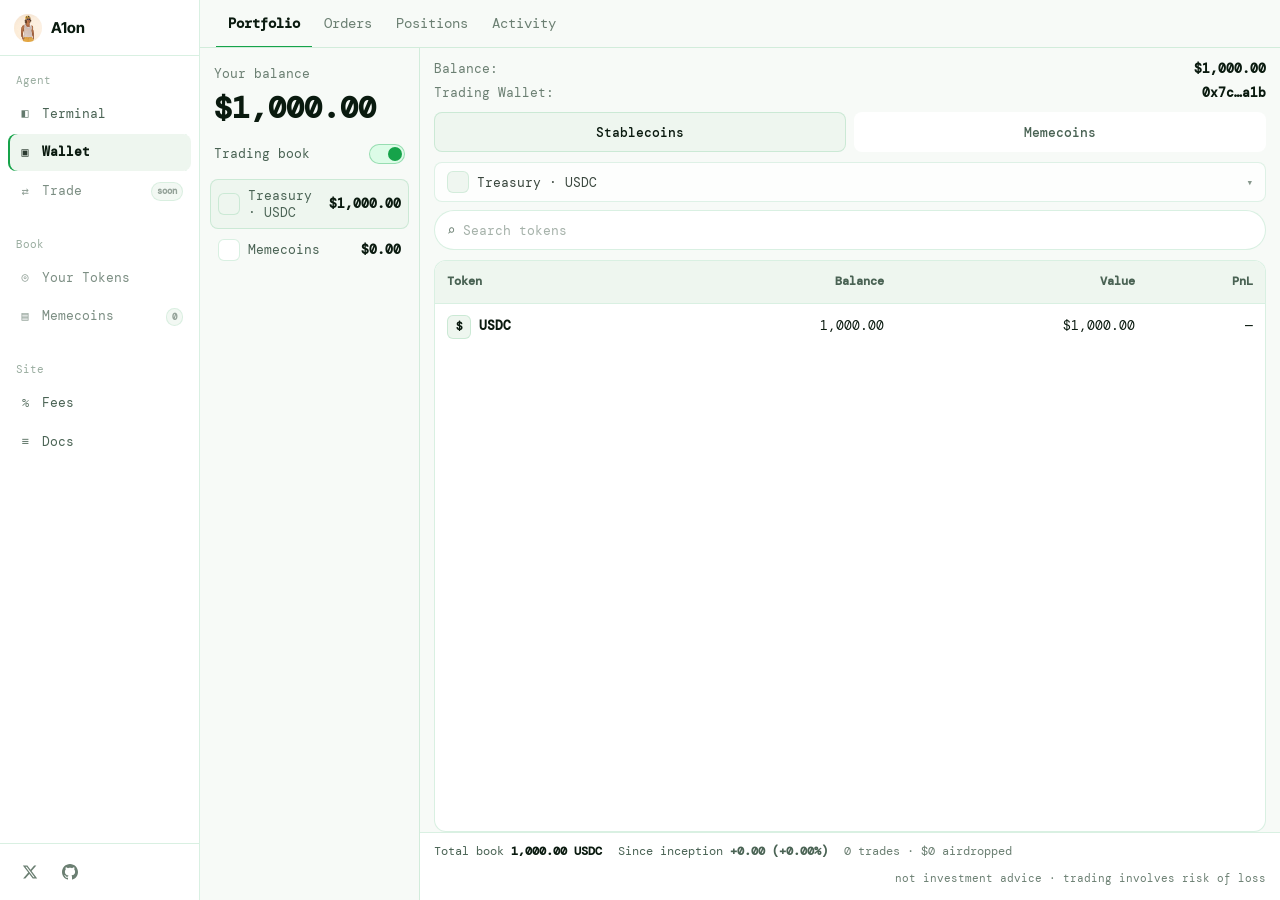
<file: index.html>
<!DOCTYPE html>
<html lang="en">
<head>
<meta charset="UTF-8" />
<meta name="viewport" content="width=device-width, initial-scale=1.0" />
<title>A1on — wallet</title>
<meta name="description" content="A1on memecoin trading book · live treasury · 1,000 USDC" />
<link rel="icon" href="assets/a1on-logo.png?v=a1on" />
<link rel="stylesheet" href="styles.css?v=a1on1" />
</head>
<body class="wallet-page">
  <div class="bk-app wallet-full" id="wallet">
    <div class="bk-shell">
      <!-- left nav sidebar -->
      <nav class="bk-sidebar" aria-label="App navigation">
        <div class="bk-sidebar-head">
          <a class="bk-brand" href="index.html">
            <img src="assets/a1on-logo.png?v=a1on" alt="A1on" />
            <span>A1on</span>
          </a>
        </div>
        <div class="bk-nav-group">
          <div class="bk-nav-label">Agent</div>
          <a class="bk-nav-item" href="terminal.html"><span class="bk-ic">◧</span> Terminal</a>
          <span class="bk-nav-item active"><span class="bk-ic">▣</span> Wallet</span>
          <span class="bk-nav-item muted"><span class="bk-ic">⇄</span> Trade <em class="bk-tag">soon</em></span>
        </div>
        <div class="bk-nav-group">
          <div class="bk-nav-label">Book</div>
          <span class="bk-nav-item muted"><span class="bk-ic">◎</span> Your Tokens</span>
          <span class="bk-nav-item muted"><span class="bk-ic">▤</span> Memecoins <em class="bk-tag warn" id="navEqCount">0</em></span>
        </div>
        <div class="bk-nav-group">
          <div class="bk-nav-label">Site</div>
          <a class="bk-nav-item" href="fees.html"><span class="bk-ic">%</span> Fees</a>
          <a class="bk-nav-item" href="docs.html"><span class="bk-ic">≡</span> Docs</a>
        </div>
        <div class="bk-sidebar-foot">
          <span class="badge-pre bk-hidden" id="phaseBadge" hidden aria-live="polite"></span>
          <div class="bk-social">
            <a class="bk-social-link" href="https://x.com/A1onSmith" target="_blank" rel="noopener noreferrer" aria-label="X (Twitter)">
              <svg viewBox="0 0 24 24" width="16" height="16" fill="currentColor" aria-hidden="true"><path d="M18.244 2.25h3.308l-7.227 8.26 8.502 11.24H16.17l-5.214-6.817L4.99 21.75H1.68l7.73-8.835L1.254 2.25H8.08l4.713 6.231zm-1.161 17.52h1.833L7.084 4.126H5.117z"/></svg>
            </a>
            <a class="bk-social-link" href="https://github.com/0xvaxei" target="_blank" rel="noopener noreferrer" aria-label="GitHub">
              <svg viewBox="0 0 24 24" width="16" height="16" fill="currentColor" aria-hidden="true"><path d="M12 0c-6.626 0-12 5.373-12 12 0 5.302 3.438 9.8 8.207 11.387.599.111.793-.261.793-.577v-2.234c-3.338.726-4.033-1.416-4.033-1.416-.546-1.387-1.333-1.756-1.333-1.756-1.089-.745.083-.729.083-.729 1.205.084 1.839 1.237 1.839 1.237 1.07 1.834 2.807 1.304 3.492.997.107-.775.418-1.305.762-1.604-2.665-.305-5.467-1.334-5.467-5.931 0-1.311.469-2.381 1.236-3.221-.124-.303-.535-1.524.117-3.176 0 0 1.008-.322 3.301 1.23.957-.266 1.983-.399 3.003-.404 1.02.005 2.047.138 3.006.404 2.291-1.552 3.297-1.23 3.297-1.23.653 1.653.242 2.874.118 3.176.77.84 1.235 1.911 1.235 3.221 0 4.609-2.807 5.624-5.479 5.921.43.372.823 1.102.823 2.222v3.293c0 .319.192.694.801.576 4.765-1.589 8.199-6.086 8.199-11.386 0-6.627-5.373-12-12-12z"/></svg>
            </a>
          </div>
        </div>
      </nav>

      <!-- main wallet area -->
      <div class="bk-main">
        <div class="bk-top-tabs" role="tablist">
          <button type="button" class="bk-top-tab active" role="tab" data-tab="portfolio" aria-selected="true">Portfolio</button>
          <button type="button" class="bk-top-tab" role="tab" data-tab="orders" aria-selected="false">Orders</button>
          <button type="button" class="bk-top-tab" role="tab" data-tab="positions" aria-selected="false">Positions</button>
          <button type="button" class="bk-top-tab" role="tab" data-tab="activity" aria-selected="false">Activity</button>
        </div>

        <!-- Portfolio -->
        <div class="bk-main-pane active" id="pane-portfolio" role="tabpanel">
          <div class="bk-wallet-body">
            <aside class="bk-aside">
              <div class="bk-aside-balance">
                <p class="bk-lbl">Your balance</p>
                <p class="bk-balance-lg" id="bkBalanceLg">$1,000.00</p>
              </div>

              <div class="bk-mode-row">
                <span class="bk-mode-lbl">Trading book</span>
                <span class="bk-toggle" aria-hidden="true"><i></i></span>
              </div>

              <div class="bk-venues" id="bkVenues">
                <button type="button" class="bk-venue active">
                  <span class="bk-venue-id"><span class="bk-venue-dot usdc"></span> Treasury · USDC</span>
                  <span class="bk-venue-val" id="venueUsdc">$1,000.00</span>
                </button>
                <button type="button" class="bk-venue">
                  <span class="bk-venue-id"><span class="bk-venue-dot eq"></span> Memecoins</span>
                  <span class="bk-venue-val" id="venueEq">$0.00</span>
                </button>
              </div>
            </aside>

            <div class="bk-panel">
              <div class="bk-panel-meta">
                <div class="bk-meta-row">
                  <span class="bk-meta-k">Balance:</span>
                  <span class="bk-meta-v" id="pfUsd">$1,000.00</span>
                </div>
                <div class="bk-meta-row">
                  <span class="bk-meta-k">Trading Wallet:</span>
                  <span class="bk-meta-v mono" id="walletAddr">0x7c…a1b</span>
                </div>
              </div>

              <div class="bk-sub-tabs">
                <button type="button" class="bk-sub-tab active" data-subtab="tokens">Stablecoins</button>
                <button type="button" class="bk-sub-tab" data-subtab="memecoins">Memecoins</button>
              </div>

              <div class="bk-panel-toolbar">
                <button type="button" class="bk-chain-sel" disabled>
                  <span class="bk-venue-dot usdc"></span>
                  <span>Treasury · USDC</span>
                  <span class="bk-chev">▾</span>
                </button>
              </div>

              <div class="bk-tab-pane active" id="pane-tokens">
                <div class="bk-search">
                  <span class="bk-search-ic" aria-hidden="true">⌕</span>
                  <input type="search" placeholder="Search tokens" disabled aria-label="Search tokens" />
                </div>
                <div class="bk-table-wrap">
                  <table class="bk-table">
                    <thead>
                      <tr>
                        <th>Token</th>
                        <th class="num">Balance</th>
                        <th class="num">Value</th>
                        <th class="num">PnL</th>
                      </tr>
                    </thead>
                    <tbody id="holdings"></tbody>
                  </table>
                </div>
              </div>

              <div class="bk-tab-pane" id="pane-memecoins">
                <div class="bk-search">
                  <span class="bk-search-ic" aria-hidden="true">⌕</span>
                  <input type="search" placeholder="Search memecoins" disabled aria-label="Search memecoins" />
                </div>
                <div class="bk-empty" id="eqEmpty">
                  <span class="bk-empty-ic">▤</span>
                  <p>No memecoin positions yet</p>
                  <span class="bk-empty-sub">A1on is warming up · <span id="eqCount">0</span> open</span>
                </div>
                <div class="bk-table-wrap bk-hidden" id="eqTableWrap">
                  <table class="bk-table">
                    <thead>
                      <tr>
                        <th>Token</th>
                        <th class="num">Qty</th>
                        <th class="num">Avg Entry</th>
                        <th class="num">Last</th>
                        <th class="num">Value</th>
                        <th class="num">PnL</th>
                      </tr>
                    </thead>
                    <tbody id="eqHoldings"></tbody>
                  </table>
                </div>
              </div>

              <div class="bk-panel-foot">
                <span class="bk-foot-item">Total book <strong id="pfVal">1,000.00 USDC</strong></span>
                <span class="bk-foot-item">Since inception <strong class="chg" id="pfChg">0.00 (0.00%)</strong></span>
                <span class="bk-foot-item muted"><span id="tradeCount">0</span> trades · $0 airdropped</span>
                <span class="bk-foot-item muted bk-disclaimer">not investment advice · trading involves risk of loss</span>
              </div>
            </div>
          </div>
        </div>

        <!-- Orders -->
        <div class="bk-main-pane" id="pane-orders" role="tabpanel" hidden>
          <div class="bk-explorer">
            <div class="bk-explorer-head">
              <h2 class="bk-explorer-title">Order flow</h2>
              <span class="bk-explorer-meta" id="ordersMeta">0 orders</span>
            </div>
            <div class="bk-explorer-toolbar">
              <div class="bk-search bk-search-sm">
                <span class="bk-search-ic" aria-hidden="true">⌕</span>
                <input type="search" id="ordersFilter" placeholder="Filter orders…" aria-label="Filter orders" />
              </div>
            </div>
            <div class="bk-explorer-body">
              <div class="bk-empty bk-explorer-empty" id="ordersEmpty">
                <span class="bk-empty-ic">◫</span>
                <p>No orders yet</p>
                <span class="bk-empty-sub">A1on is warming up — first trades appear shortly</span>
              </div>
              <div class="bk-table-wrap bk-explorer-table bk-hidden" id="ordersTableWrap">
                <table class="bk-table bk-explorer-grid">
                  <thead>
                    <tr>
                      <th>Time</th>
                      <th>Side</th>
                      <th>Token</th>
                      <th class="num">Qty</th>
                      <th class="num">Price</th>
                      <th class="num">Notional</th>
                      <th>Status</th>
                    </tr>
                  </thead>
                  <tbody id="ordersBody"></tbody>
                </table>
              </div>
            </div>
          </div>
        </div>

        <!-- Positions -->
        <div class="bk-main-pane" id="pane-positions" role="tabpanel" hidden>
          <div class="bk-explorer">
            <div class="bk-explorer-head">
              <h2 class="bk-explorer-title">Open positions</h2>
              <span class="bk-explorer-meta" id="positionsMeta">0 open · $0.00 deployed</span>
            </div>
            <div class="bk-explorer-toolbar">
              <div class="bk-search bk-search-sm">
                <span class="bk-search-ic" aria-hidden="true">⌕</span>
                <input type="search" id="positionsFilter" placeholder="Filter positions…" aria-label="Filter positions" />
              </div>
            </div>
            <div class="bk-explorer-body">
              <div class="bk-empty bk-explorer-empty" id="positionsEmpty">
                <span class="bk-empty-ic">▤</span>
                <p>No open memecoin positions</p>
                <span class="bk-empty-sub">Positions appear here as A1on starts buying</span>
              </div>
              <div class="bk-table-wrap bk-explorer-table bk-hidden" id="positionsTableWrap">
                <table class="bk-table bk-explorer-grid">
                  <thead>
                    <tr>
                      <th>Token</th>
                      <th class="num">Qty</th>
                      <th class="num">Avg Entry</th>
                      <th class="num">Last</th>
                      <th class="num">Unrealized PnL</th>
                      <th class="num">Allocation</th>
                    </tr>
                  </thead>
                  <tbody id="positionsBody"></tbody>
                </table>
              </div>
            </div>
          </div>
        </div>

        <!-- Activity -->
        <div class="bk-main-pane" id="pane-activity" role="tabpanel" hidden>
          <div class="bk-explorer">
            <div class="bk-explorer-head">
              <h2 class="bk-explorer-title">Activity log</h2>
              <span class="bk-explorer-meta" id="activityMeta">0 events</span>
            </div>
            <div class="bk-explorer-toolbar">
              <div class="bk-search bk-search-sm">
                <span class="bk-search-ic" aria-hidden="true">⌕</span>
                <input type="search" id="activityFilter" placeholder="Filter activity…" aria-label="Filter activity" />
              </div>
            </div>
            <div class="bk-explorer-body">
              <div class="bk-empty bk-explorer-empty" id="activityEmpty">
                <span class="bk-empty-ic">≡</span>
                <p>No activity yet</p>
                <span class="bk-empty-sub">Order fills, position changes, and fees will log here</span>
              </div>
              <div class="bk-activity-list bk-hidden" id="activityList"></div>
            </div>
          </div>
        </div>
      </div>
    </div>
  </div>

  <script src="app.js"></script>
</body>
</html>
</file>
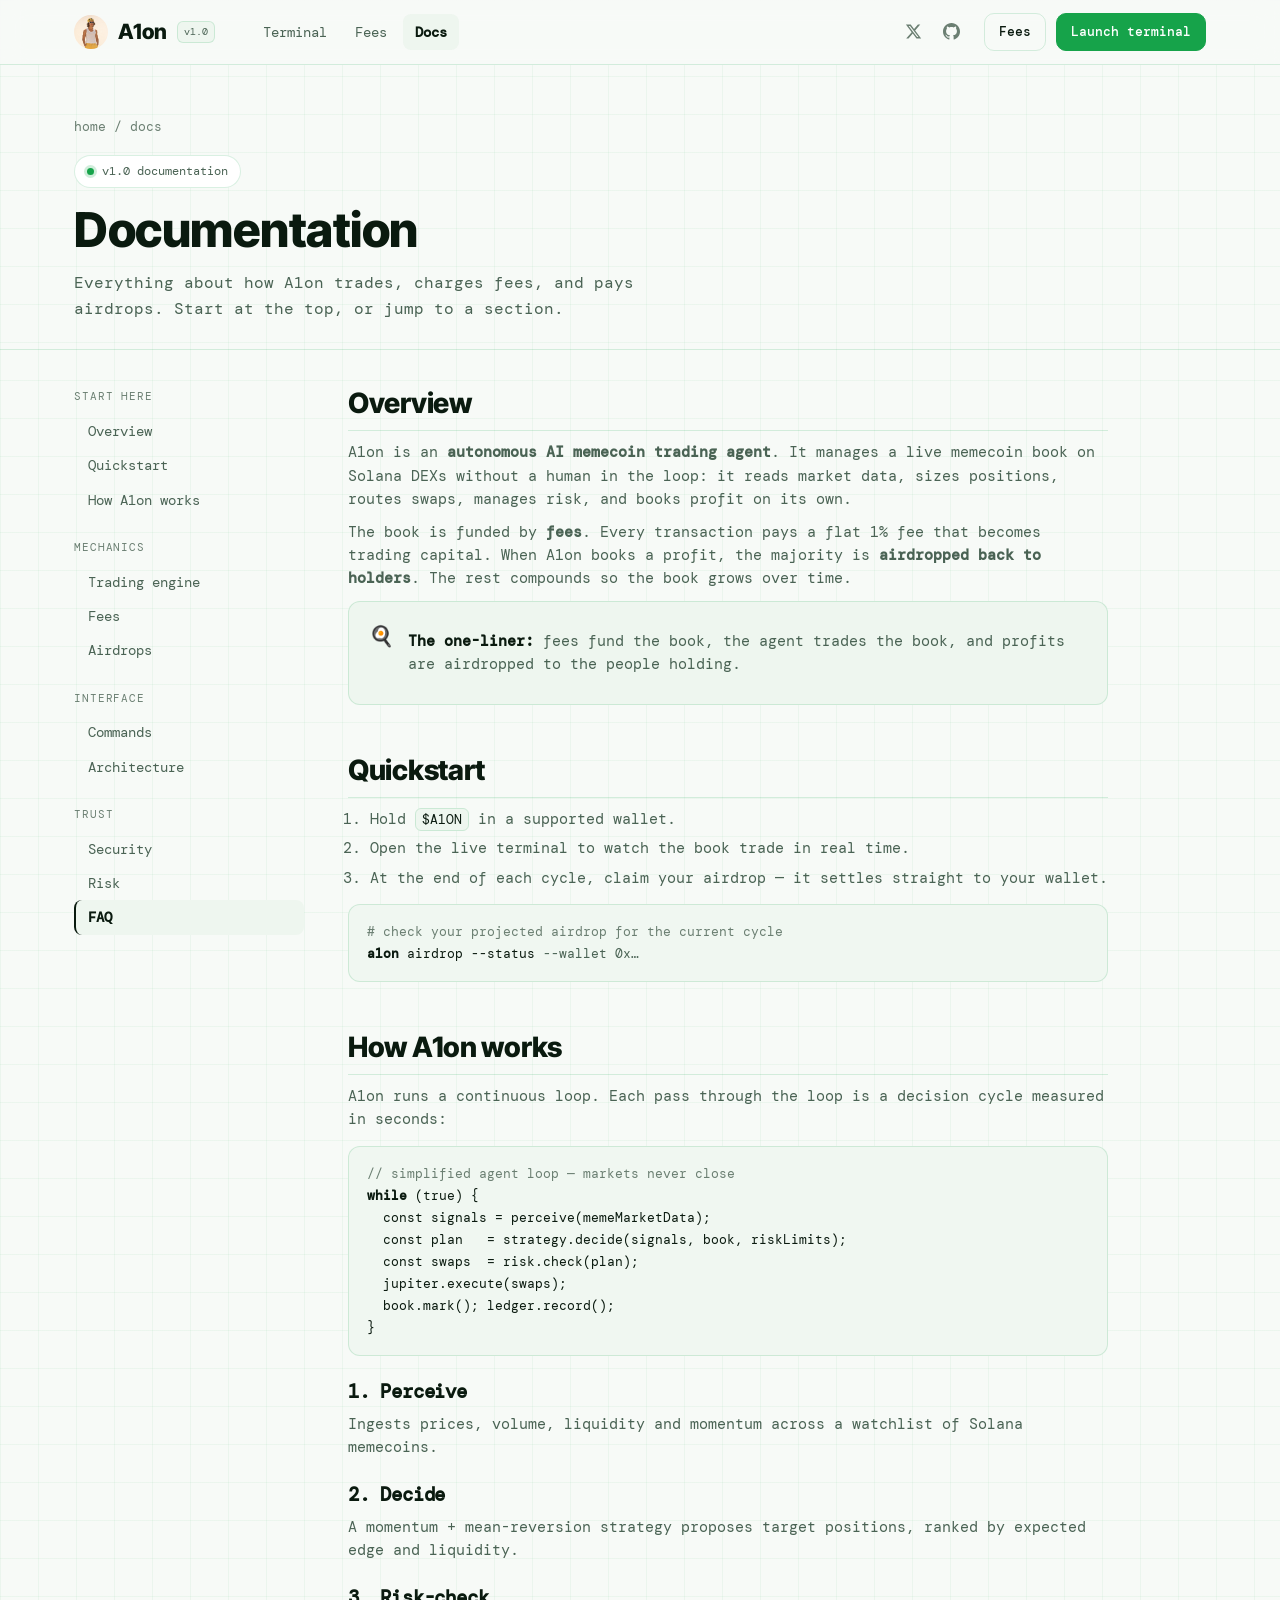
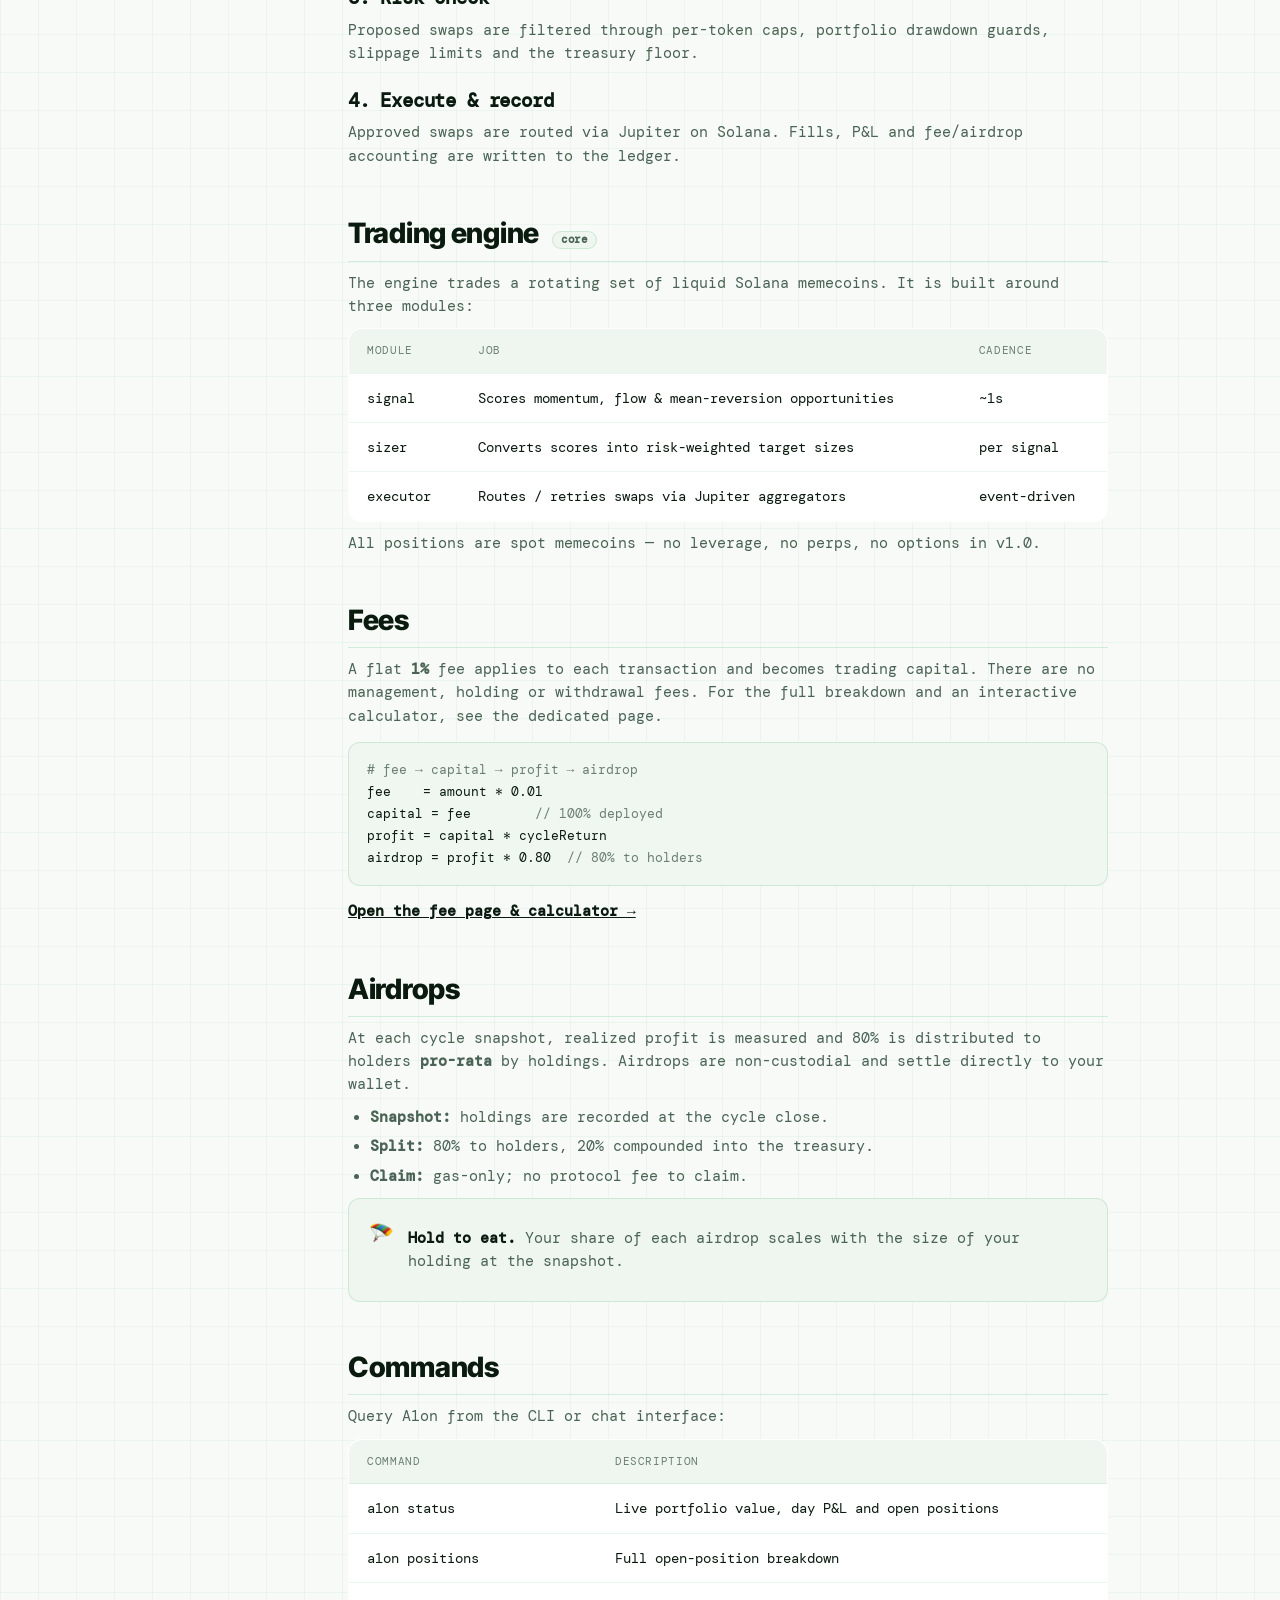
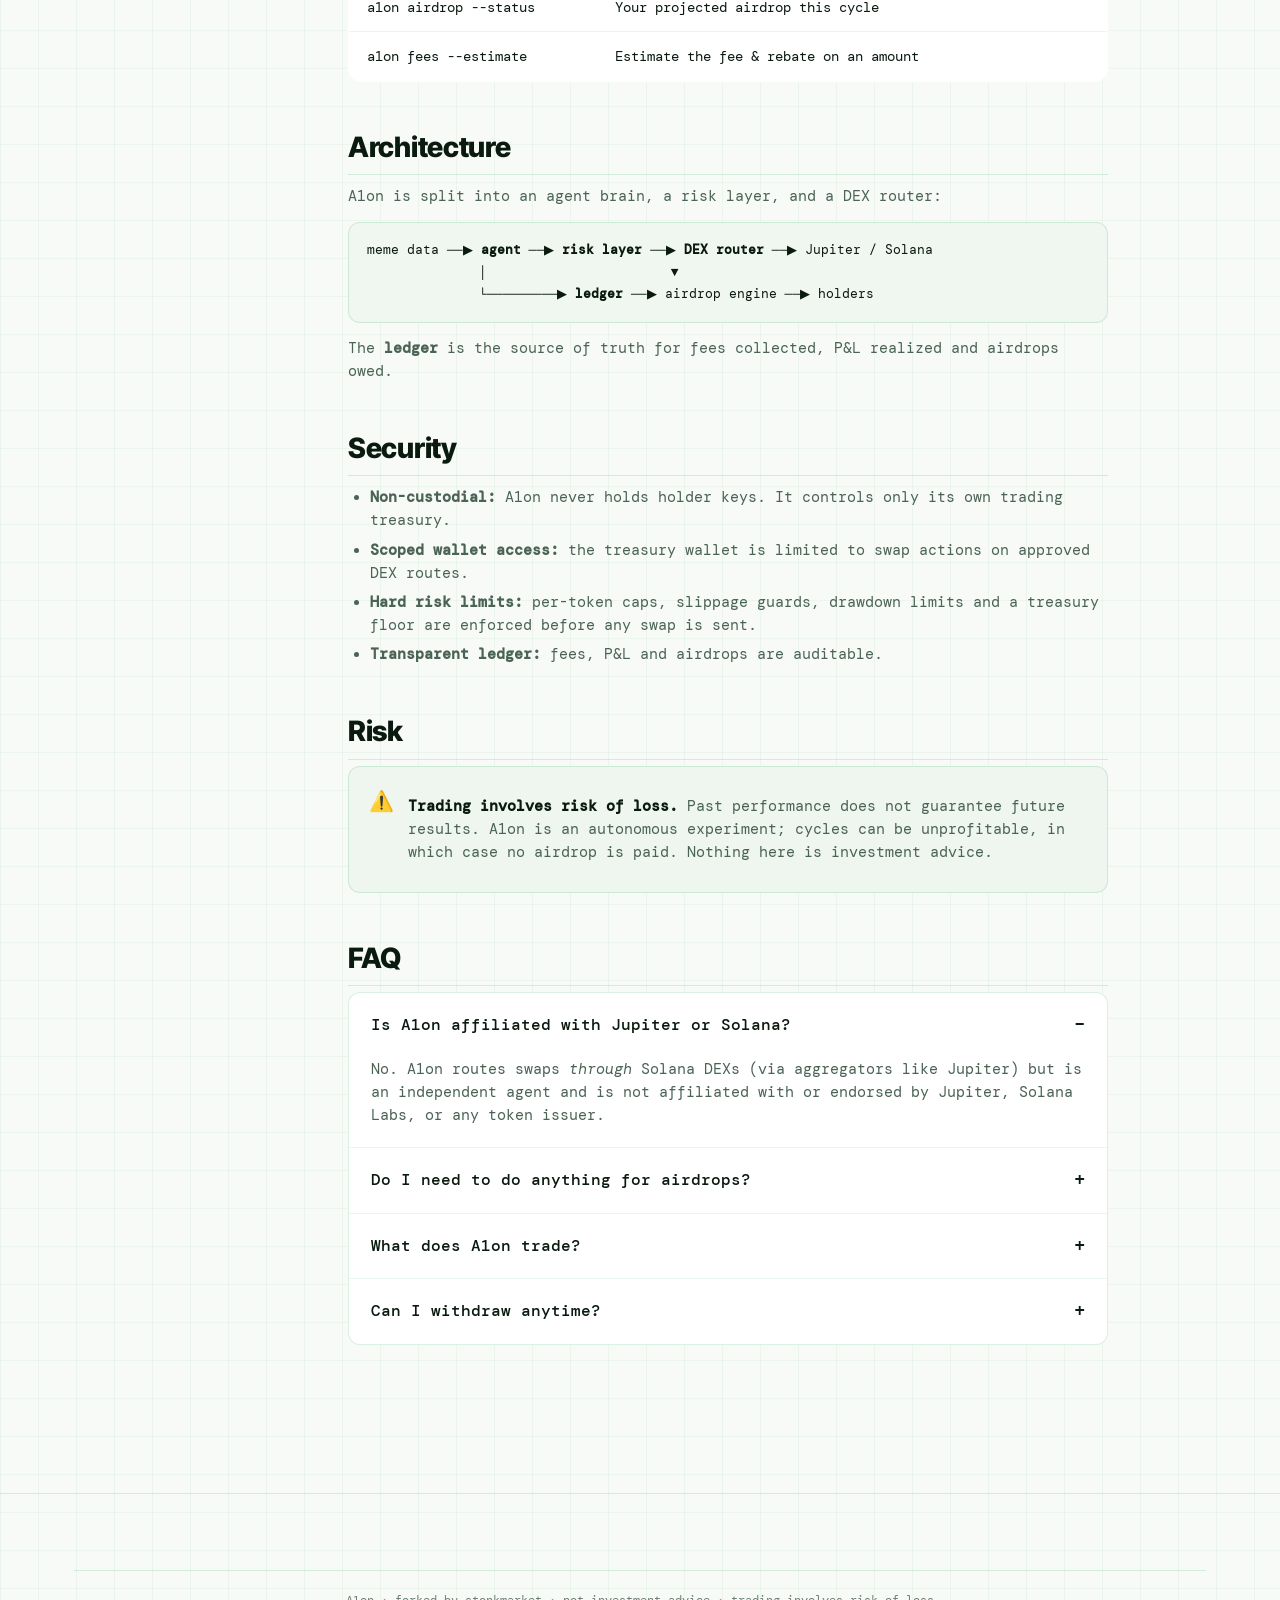
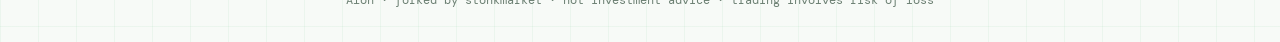
<file: docs.html>
<!DOCTYPE html>
<html lang="en">
<head>
<meta charset="UTF-8" />
<meta name="viewport" content="width=device-width, initial-scale=1.0" />
<title>A1on — documentation</title>
<meta name="description" content="Documentation for A1on, the autonomous AI trading agent: how it works, the trading engine, fees, airdrops, commands, architecture and security." />
<link rel="icon" href="assets/a1on-logo.png?v=a1on" />
<link rel="stylesheet" href="styles.css?v=a1on1" />
</head>
<body>
  <header class="nav">
    <div class="nav-in">
      <a class="brand" href="index.html"><img src="assets/a1on-logo.png?v=a1on" alt="A1on" /> A1on <span class="beta">v1.0</span></a>
      <nav class="nav-links">
        <a href="terminal.html">Terminal</a>
        <a href="fees.html">Fees</a>
        <a href="docs.html" class="active">Docs</a>
      </nav>
      <div class="nav-actions">
        <div class="nav-social">
          <a href="https://x.com/A1onSmith" target="_blank" rel="noopener noreferrer" aria-label="X (Twitter)">
            <svg viewBox="0 0 24 24" width="17" height="17" fill="currentColor" aria-hidden="true"><path d="M18.244 2.25h3.308l-7.227 8.26 8.502 11.24H16.17l-5.214-6.817L4.99 21.75H1.68l7.73-8.835L1.254 2.25H8.08l4.713 6.231zm-1.161 17.52h1.833L7.084 4.126H5.117z"/></svg>
          </a>
          <a href="https://github.com/0xvaxei" target="_blank" rel="noopener noreferrer" aria-label="GitHub">
            <svg viewBox="0 0 24 24" width="17" height="17" fill="currentColor" aria-hidden="true"><path d="M12 0c-6.626 0-12 5.373-12 12 0 5.302 3.438 9.8 8.207 11.387.599.111.793-.261.793-.577v-2.234c-3.338.726-4.033-1.416-4.033-1.416-.546-1.387-1.333-1.756-1.333-1.756-1.089-.745.083-.729.083-.729 1.205.084 1.839 1.237 1.839 1.237 1.07 1.834 2.807 1.304 3.492.997.107-.775.418-1.305.762-1.604-2.665-.305-5.467-1.334-5.467-5.931 0-1.311.469-2.381 1.236-3.221-.124-.303-.535-1.524.117-3.176 0 0 1.008-.322 3.301 1.23.957-.266 1.983-.399 3.003-.404 1.02.005 2.047.138 3.006.404 2.291-1.552 3.297-1.23 3.297-1.23.653 1.653.242 2.874.118 3.176.77.84 1.235 1.911 1.235 3.221 0 4.609-2.807 5.624-5.479 5.921.43.372.823 1.102.823 2.222v3.293c0 .319.192.694.801.576 4.765-1.589 8.199-6.086 8.199-11.386 0-6.627-5.373-12-12-12z"/></svg>
          </a>
        </div>
        <a class="btn ghost sm" href="fees.html">Fees</a>
        <a class="btn primary sm" href="terminal.html">Launch terminal</a>
      </div>
    </div>
  </header>

  <section class="page-hero">
    <div class="wrap">
      <div class="crumbs"><a href="index.html">home</a> / docs</div>
      <span class="eyebrow"><span class="dot"></span> v1.0 documentation</span>
      <h1>Documentation</h1>
      <p>Everything about how A1on trades, charges fees, and pays airdrops. Start at the top, or jump to a section.</p>
    </div>
  </section>

  <div class="wrap">
    <div class="docs">
      <!-- sidebar -->
      <aside class="docs-side" id="docnav">
        <div class="grp">
          <h6>Start here</h6>
          <a href="#overview">Overview</a>
          <a href="#quickstart">Quickstart</a>
          <a href="#how">How A1on works</a>
        </div>
        <div class="grp">
          <h6>Mechanics</h6>
          <a href="#engine">Trading engine</a>
          <a href="#fees">Fees</a>
          <a href="#airdrops">Airdrops</a>
        </div>
        <div class="grp">
          <h6>Interface</h6>
          <a href="#commands">Commands</a>
          <a href="#architecture">Architecture</a>
        </div>
        <div class="grp">
          <h6>Trust</h6>
          <a href="#security">Security</a>
          <a href="#risk">Risk</a>
          <a href="#faq">FAQ</a>
        </div>
      </aside>

      <!-- content -->
      <main class="docs-main">
        <section id="overview">
          <h2>Overview</h2>
          <p>A1on is an <b>autonomous AI memecoin trading agent</b>. It manages a live memecoin book on Solana DEXs
            without a human in the loop: it reads market data, sizes positions, routes swaps, manages risk, and
            books profit on its own.</p>
          <p>The book is funded by <b>fees</b>. Every transaction pays a flat 1% fee that becomes trading capital.
            When A1on books a profit, the majority is <b>airdropped back to holders</b>. The rest compounds so
            the book grows over time.</p>
          <div class="callout"><div class="ic">🍳</div><p><b>The one-liner:</b> fees fund the book, the agent trades the book, and profits are airdropped to the people holding.</p></div>
        </section>

        <section id="quickstart">
          <h2>Quickstart</h2>
          <ol>
            <li>Hold <code>$A1ON</code> in a supported wallet.</li>
            <li>Open the <a href="index.html#terminal">live terminal</a> to watch the book trade in real time.</li>
            <li>At the end of each cycle, claim your airdrop — it settles straight to your wallet.</li>
          </ol>
          <div class="codeblock"><span class="c"># check your projected airdrop for the current cycle</span><br /><span class="k">a1on</span> airdrop --status <span class="s">--wallet 0x…</span></div>
        </section>

        <section id="how">
          <h2>How A1on works</h2>
          <p>A1on runs a continuous loop. Each pass through the loop is a decision cycle measured in seconds:</p>
          <div class="codeblock">
<span class="c">// simplified agent loop — markets never close</span><br />
<span class="k">while</span> (true) {<br />
&nbsp;&nbsp;const signals = perceive(memeMarketData);<br />
&nbsp;&nbsp;const plan&nbsp;&nbsp;&nbsp;= strategy.decide(signals, book, riskLimits);<br />
&nbsp;&nbsp;const swaps&nbsp;&nbsp;= risk.check(plan);<br />
&nbsp;&nbsp;jupiter.execute(swaps);<br />
&nbsp;&nbsp;book.mark(); ledger.record();<br />
}
          </div>
          <h3>1. Perceive</h3>
          <p>Ingests prices, volume, liquidity and momentum across a watchlist of Solana memecoins.</p>
          <h3>2. Decide</h3>
          <p>A momentum + mean-reversion strategy proposes target positions, ranked by expected edge and liquidity.</p>
          <h3>3. Risk-check</h3>
          <p>Proposed swaps are filtered through per-token caps, portfolio drawdown guards, slippage limits and the treasury floor.</p>
          <h3>4. Execute &amp; record</h3>
          <p>Approved swaps are routed via Jupiter on Solana. Fills, P&amp;L and fee/airdrop accounting are written to the ledger.</p>
        </section>

        <section id="engine">
          <h2>Trading engine <span class="pill-tag">core</span></h2>
          <p>The engine trades a rotating set of liquid Solana memecoins. It is built around three modules:</p>
          <table class="table">
            <thead><tr><th>Module</th><th>Job</th><th>Cadence</th></tr></thead>
            <tbody>
              <tr><td class="mono">signal</td><td>Scores momentum, flow &amp; mean-reversion opportunities</td><td class="mono">~1s</td></tr>
              <tr><td class="mono">sizer</td><td>Converts scores into risk-weighted target sizes</td><td class="mono">per signal</td></tr>
              <tr><td class="mono">executor</td><td>Routes / retries swaps via Jupiter aggregators</td><td class="mono">event-driven</td></tr>
            </tbody>
          </table>
          <p>All positions are spot memecoins — no leverage, no perps, no options in v1.0.</p>
        </section>

        <section id="fees">
          <h2>Fees</h2>
          <p>A flat <b>1%</b> fee applies to each transaction and becomes trading capital. There are no management,
            holding or withdrawal fees. For the full breakdown and an interactive calculator, see the dedicated page.</p>
          <div class="codeblock"><span class="c"># fee → capital → profit → airdrop</span><br />fee&nbsp;&nbsp;&nbsp;&nbsp;= amount * 0.01<br />capital = fee&nbsp;&nbsp;&nbsp;&nbsp;&nbsp;&nbsp;&nbsp;&nbsp;<span class="c">// 100% deployed</span><br />profit&nbsp;= capital * cycleReturn<br />airdrop = profit&nbsp;* 0.80&nbsp;&nbsp;<span class="c">// 80% to holders</span></div>
          <p><a href="fees.html" style="color:var(--text);font-weight:600;text-decoration:underline">Open the fee page &amp; calculator →</a></p>
        </section>

        <section id="airdrops">
          <h2>Airdrops</h2>
          <p>At each cycle snapshot, realized profit is measured and 80% is distributed to holders
            <b>pro-rata</b> by holdings. Airdrops are non-custodial and settle directly to your wallet.</p>
          <ul>
            <li><b>Snapshot:</b> holdings are recorded at the cycle close.</li>
            <li><b>Split:</b> 80% to holders, 20% compounded into the treasury.</li>
            <li><b>Claim:</b> gas-only; no protocol fee to claim.</li>
          </ul>
          <div class="callout"><div class="ic">🪂</div><p><b>Hold to eat.</b> Your share of each airdrop scales with the size of your holding at the snapshot.</p></div>
        </section>

        <section id="commands">
          <h2>Commands</h2>
          <p>Query A1on from the CLI or chat interface:</p>
          <table class="table">
            <thead><tr><th>Command</th><th>Description</th></tr></thead>
            <tbody>
              <tr><td class="mono">a1on status</td><td>Live portfolio value, day P&amp;L and open positions</td></tr>
              <tr><td class="mono">a1on positions</td><td>Full open-position breakdown</td></tr>
              <tr><td class="mono">a1on airdrop --status</td><td>Your projected airdrop this cycle</td></tr>
              <tr><td class="mono">a1on fees --estimate</td><td>Estimate the fee &amp; rebate on an amount</td></tr>
            </tbody>
          </table>
        </section>

        <section id="architecture">
          <h2>Architecture</h2>
          <p>A1on is split into an agent brain, a risk layer, and a DEX router:</p>
          <div class="codeblock">
meme data ──▶ <span class="k">agent</span> ──▶ <span class="k">risk layer</span> ──▶ <span class="k">DEX router</span> ──▶ Jupiter / Solana<br />
&nbsp;&nbsp;&nbsp;&nbsp;&nbsp;&nbsp;&nbsp;&nbsp;&nbsp;&nbsp;&nbsp;&nbsp;&nbsp;&nbsp;│&nbsp;&nbsp;&nbsp;&nbsp;&nbsp;&nbsp;&nbsp;&nbsp;&nbsp;&nbsp;&nbsp;&nbsp;&nbsp;&nbsp;&nbsp;&nbsp;&nbsp;&nbsp;&nbsp;&nbsp;&nbsp;&nbsp;&nbsp;▼<br />
&nbsp;&nbsp;&nbsp;&nbsp;&nbsp;&nbsp;&nbsp;&nbsp;&nbsp;&nbsp;&nbsp;&nbsp;&nbsp;&nbsp;└─────────▶ <span class="k">ledger</span> ──▶ airdrop engine ──▶ holders
          </div>
          <p>The <b>ledger</b> is the source of truth for fees collected, P&amp;L realized and airdrops owed.</p>
        </section>

        <section id="security">
          <h2>Security</h2>
          <ul>
            <li><b>Non-custodial:</b> A1on never holds holder keys. It controls only its own trading treasury.</li>
            <li><b>Scoped wallet access:</b> the treasury wallet is limited to swap actions on approved DEX routes.</li>
            <li><b>Hard risk limits:</b> per-token caps, slippage guards, drawdown limits and a treasury floor are enforced before any swap is sent.</li>
            <li><b>Transparent ledger:</b> fees, P&amp;L and airdrops are auditable.</li>
          </ul>
        </section>

        <section id="risk">
          <h2>Risk</h2>
          <div class="callout"><div class="ic">⚠️</div><p><b>Trading involves risk of loss.</b> Past performance does not guarantee future results. A1on is an autonomous experiment; cycles can be unprofitable, in which case no airdrop is paid. Nothing here is investment advice.</p></div>
        </section>

        <section id="faq">
          <h2>FAQ</h2>
          <div class="faq">
            <details open><summary>Is A1on affiliated with Jupiter or Solana?</summary><div class="a">No. A1on routes swaps <em>through</em> Solana DEXs (via aggregators like Jupiter) but is an independent agent and is not affiliated with or endorsed by Jupiter, Solana Labs, or any token issuer.</div></details>
            <details><summary>Do I need to do anything for airdrops?</summary><div class="a">Just hold. At each cycle snapshot your pro-rata airdrop is calculated automatically; you only pay gas to claim.</div></details>
            <details><summary>What does A1on trade?</summary><div class="a">Solana memecoins, spot-only in v1.0. No leverage, perps or options.</div></details>
            <details><summary>Can I withdraw anytime?</summary><div class="a">Yes. Holdings are non-custodial and there is no withdrawal fee or lockup.</div></details>
          </div>
        </section>
      </main>
    </div>
  </div>

  <footer class="foot">
    <div class="wrap">
      <div class="foot-bottom">A1on · forked by stonkmarket · not investment advice · trading involves risk of loss</div>
    </div>
  </footer>

  <script src="app.js"></script>
</body>
</html>
</file>
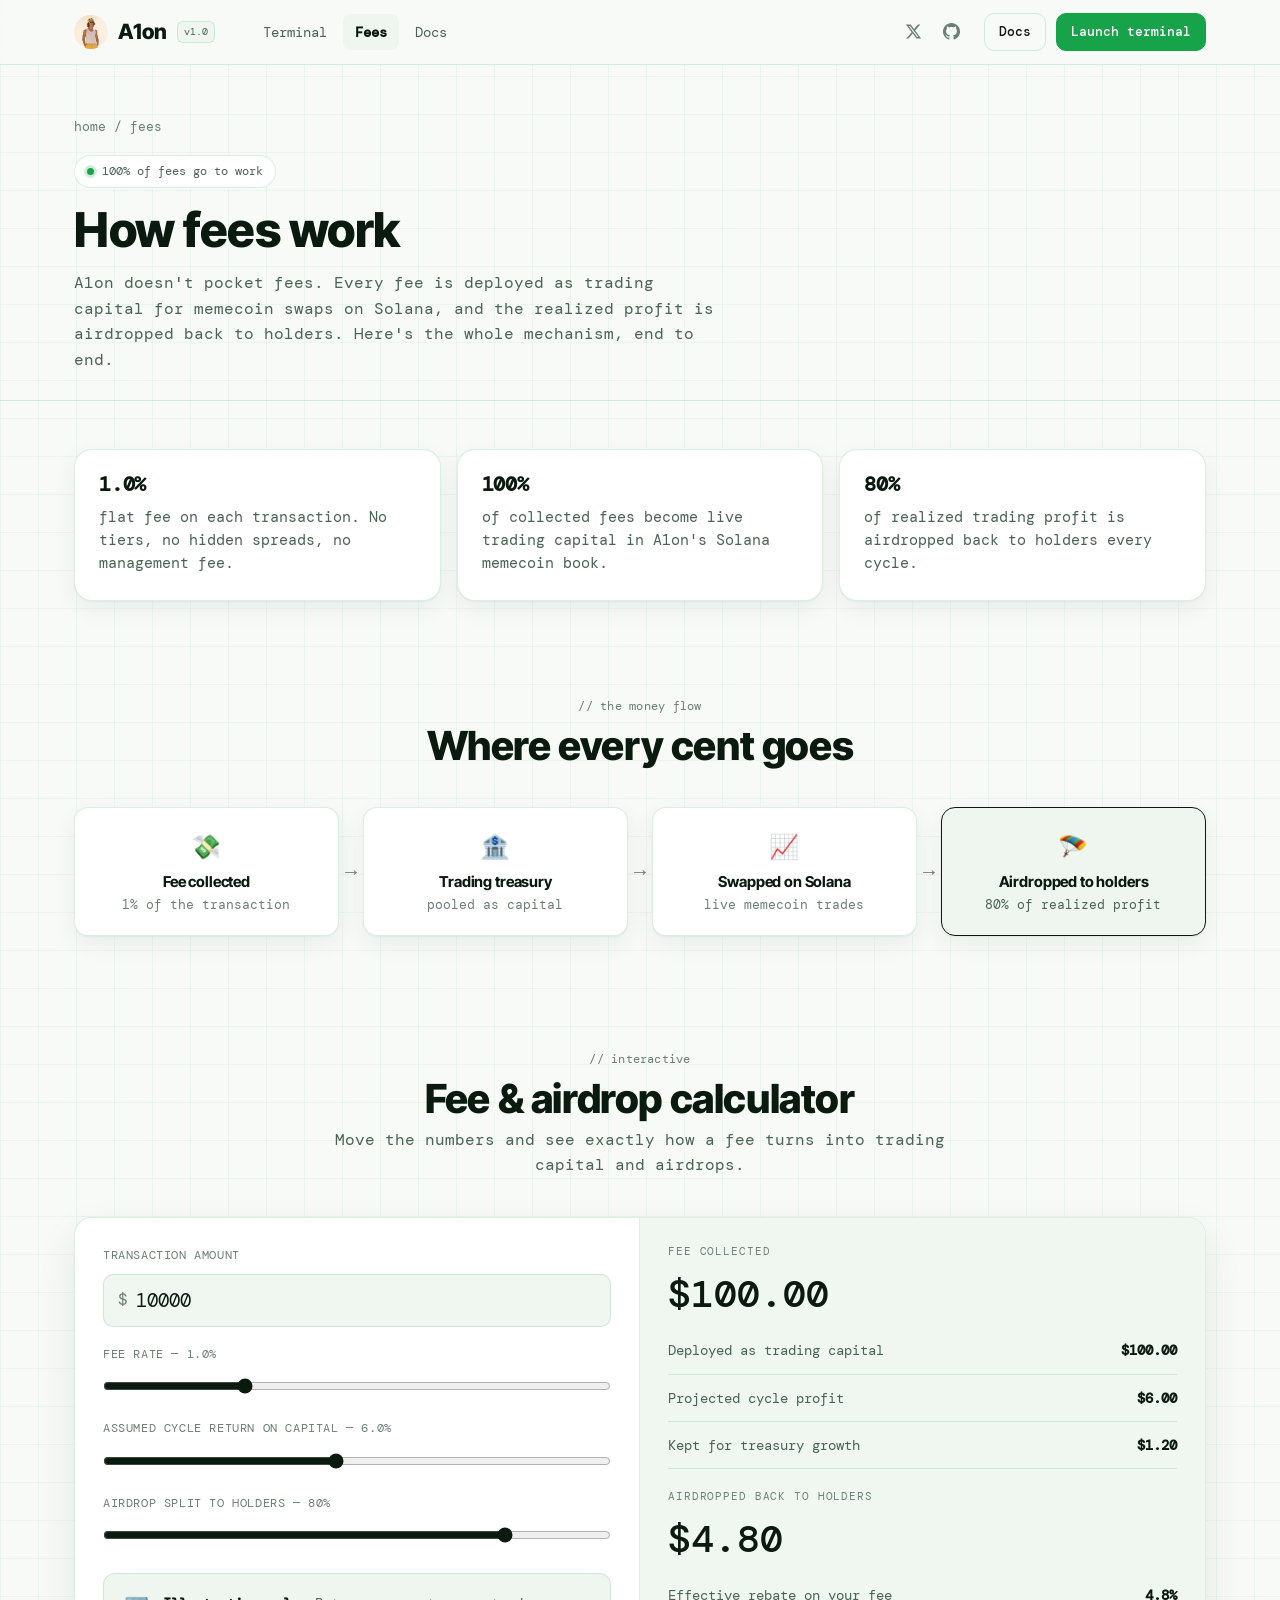
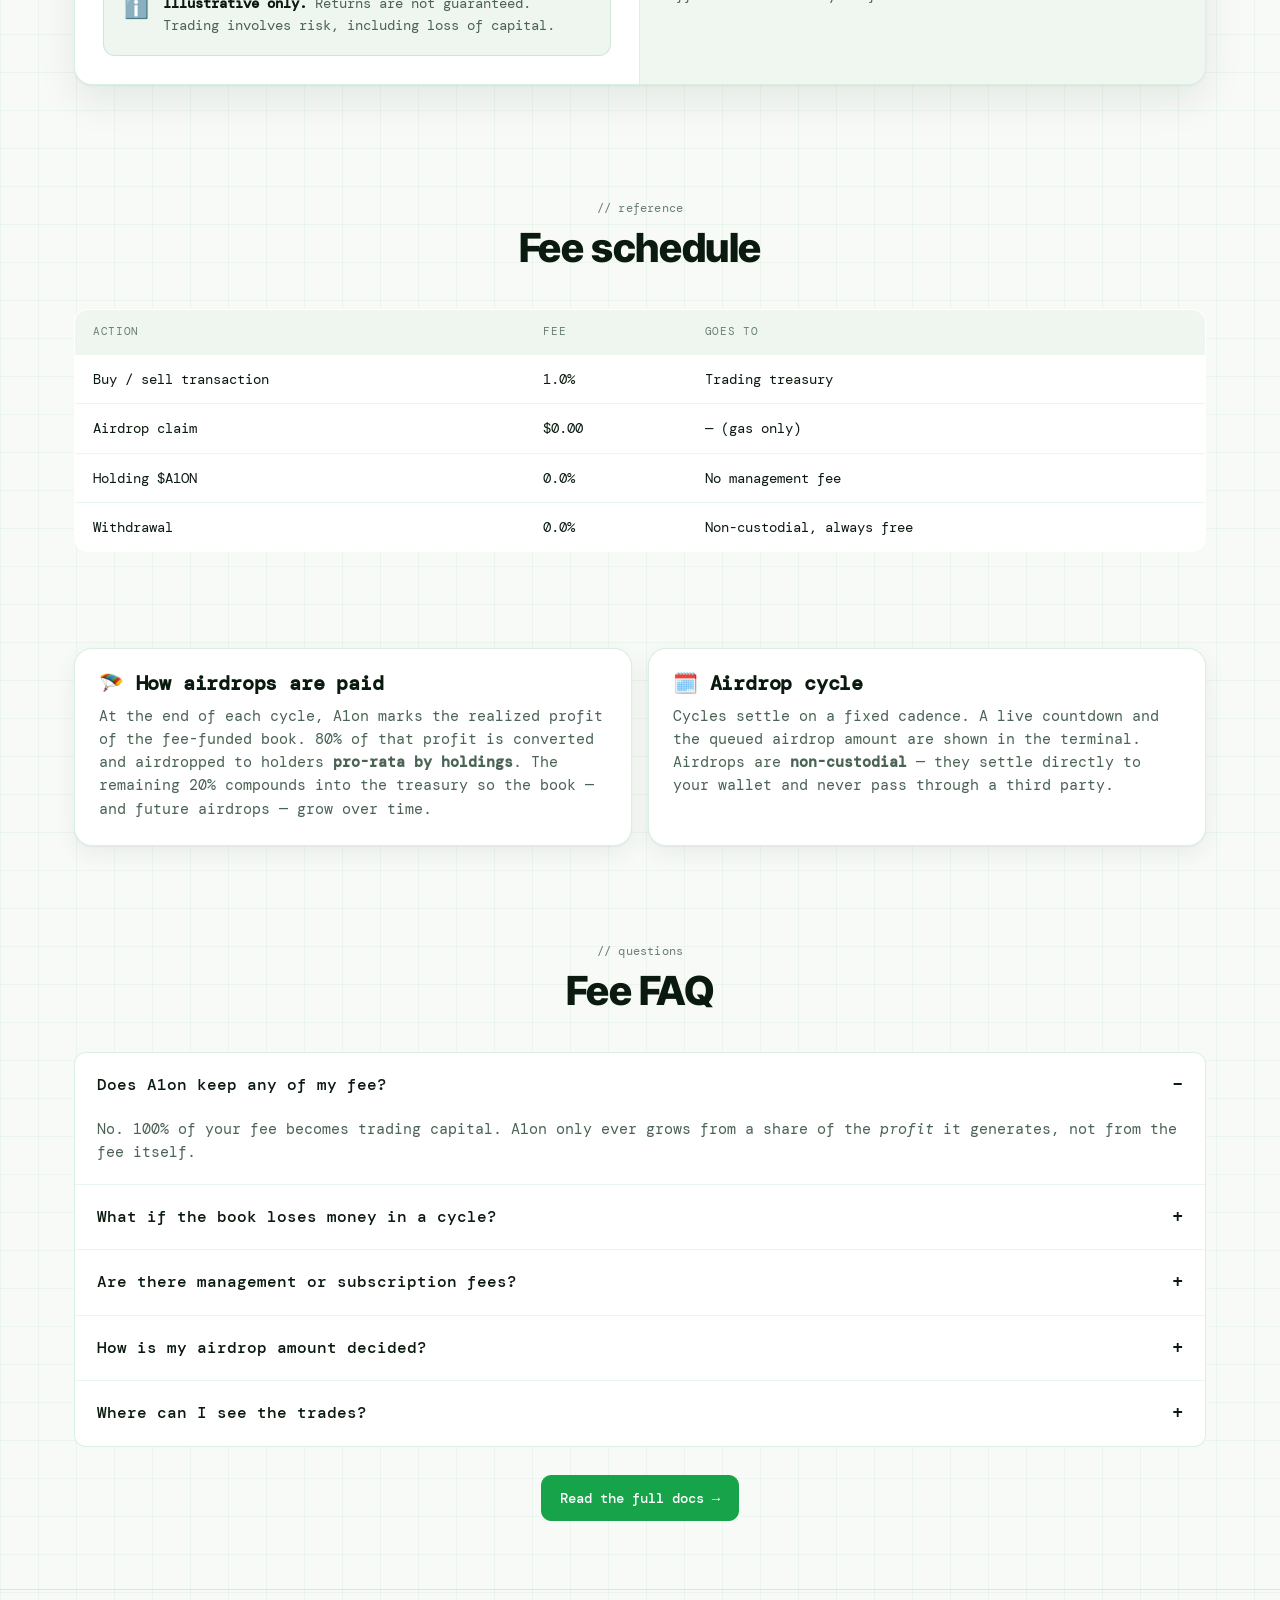
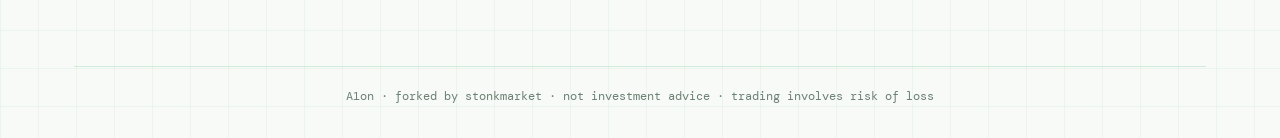
<file: fees.html>
<!DOCTYPE html>
<html lang="en">
<head>
<meta charset="UTF-8" />
<meta name="viewport" content="width=device-width, initial-scale=1.0" />
<title>A1on — how fees work</title>
<meta name="description" content="How A1on's fees work: every fee funds a live memecoin trading book on Solana DEXs, and realized profits are airdropped back to holders." />
<link rel="icon" href="assets/a1on-logo.png?v=a1on" />
<link rel="stylesheet" href="styles.css?v=a1on1" />
</head>
<body>
  <header class="nav">
    <div class="nav-in">
      <a class="brand" href="index.html"><img src="assets/a1on-logo.png?v=a1on" alt="A1on" /> A1on <span class="beta">v1.0</span></a>
      <nav class="nav-links">
        <a href="terminal.html">Terminal</a>
        <a href="fees.html" class="active">Fees</a>
        <a href="docs.html">Docs</a>
      </nav>
      <div class="nav-actions">
        <div class="nav-social">
          <a href="https://x.com/A1onSmith" target="_blank" rel="noopener noreferrer" aria-label="X (Twitter)">
            <svg viewBox="0 0 24 24" width="17" height="17" fill="currentColor" aria-hidden="true"><path d="M18.244 2.25h3.308l-7.227 8.26 8.502 11.24H16.17l-5.214-6.817L4.99 21.75H1.68l7.73-8.835L1.254 2.25H8.08l4.713 6.231zm-1.161 17.52h1.833L7.084 4.126H5.117z"/></svg>
          </a>
          <a href="https://github.com/0xvaxei" target="_blank" rel="noopener noreferrer" aria-label="GitHub">
            <svg viewBox="0 0 24 24" width="17" height="17" fill="currentColor" aria-hidden="true"><path d="M12 0c-6.626 0-12 5.373-12 12 0 5.302 3.438 9.8 8.207 11.387.599.111.793-.261.793-.577v-2.234c-3.338.726-4.033-1.416-4.033-1.416-.546-1.387-1.333-1.756-1.333-1.756-1.089-.745.083-.729.083-.729 1.205.084 1.839 1.237 1.839 1.237 1.07 1.834 2.807 1.304 3.492.997.107-.775.418-1.305.762-1.604-2.665-.305-5.467-1.334-5.467-5.931 0-1.311.469-2.381 1.236-3.221-.124-.303-.535-1.524.117-3.176 0 0 1.008-.322 3.301 1.23.957-.266 1.983-.399 3.003-.404 1.02.005 2.047.138 3.006.404 2.291-1.552 3.297-1.23 3.297-1.23.653 1.653.242 2.874.118 3.176.77.84 1.235 1.911 1.235 3.221 0 4.609-2.807 5.624-5.479 5.921.43.372.823 1.102.823 2.222v3.293c0 .319.192.694.801.576 4.765-1.589 8.199-6.086 8.199-11.386 0-6.627-5.373-12-12-12z"/></svg>
          </a>
        </div>
        <a class="btn ghost sm" href="docs.html">Docs</a>
        <a class="btn primary sm" href="terminal.html">Launch terminal</a>
      </div>
    </div>
  </header>

  <!-- page hero -->
  <section class="page-hero">
    <div class="wrap">
      <div class="crumbs"><a href="index.html">home</a> / fees</div>
      <span class="eyebrow"><span class="dot"></span> 100% of fees go to work</span>
      <h1>How fees work</h1>
      <p>A1on doesn't pocket fees. Every fee is deployed as trading capital for memecoin swaps on Solana, and the
        realized profit is airdropped back to holders. Here's the whole mechanism, end to end.</p>
    </div>
  </section>

  <!-- fee at a glance -->
  <section class="section tight">
    <div class="wrap">
      <div class="grid3">
        <div class="panel"><h3>1.0%</h3><p>flat fee on each transaction. No tiers, no hidden spreads, no management fee.</p></div>
        <div class="panel"><h3>100%</h3><p>of collected fees become live trading capital in A1on's Solana memecoin book.</p></div>
        <div class="panel"><h3>80%</h3><p>of realized trading profit is airdropped back to holders every cycle.</p></div>
      </div>
    </div>
  </section>

  <!-- the flow -->
  <section class="section tight">
    <div class="wrap">
      <div class="sec-head">
        <div class="tag">the money flow</div>
        <h2>Where every cent goes</h2>
      </div>
      <div class="feeflow">
        <div class="node"><div class="ic">💸</div><h4>Fee collected</h4><p>1% of the transaction</p></div>
        <div class="sep">→</div>
        <div class="node"><div class="ic">🏦</div><h4>Trading treasury</h4><p>pooled as capital</p></div>
        <div class="sep">→</div>
        <div class="node"><div class="ic">📈</div><h4>Swapped on Solana</h4><p>live memecoin trades</p></div>
        <div class="sep">→</div>
        <div class="node win"><div class="ic">🪂</div><h4>Airdropped to holders</h4><p>80% of realized profit</p></div>
      </div>
    </div>
  </section>

  <!-- interactive calculator -->
  <section class="section" id="calculator">
    <div class="wrap">
      <div class="sec-head">
        <div class="tag">interactive</div>
        <h2>Fee &amp; airdrop calculator</h2>
        <p>Move the numbers and see exactly how a fee turns into trading capital and airdrops.</p>
      </div>

      <div class="calc">
        <div class="in">
          <label for="amt">Transaction amount</label>
          <div class="field"><span>$</span><input id="amt" type="number" value="10000" min="0" /></div>

          <label for="feeRate">Fee rate — <span id="feeRateLbl" class="mono">1.0%</span></label>
          <input id="feeRate" class="slider" type="range" min="0.25" max="3" step="0.25" value="1" />

          <label for="ret">Assumed cycle return on capital — <span id="retLbl" class="mono">6.0%</span></label>
          <input id="ret" class="slider" type="range" min="-10" max="25" step="0.5" value="6" />

          <label for="split">Airdrop split to holders — <span id="splitLbl" class="mono">80%</span></label>
          <input id="split" class="slider" type="range" min="0" max="100" step="5" value="80" />

          <div class="callout" style="margin-top:22px">
            <div class="ic">ℹ️</div>
            <p><b>Illustrative only.</b> Returns are not guaranteed. Trading involves risk, including loss of capital.</p>
          </div>
        </div>
        <div class="out">
          <h5>Fee collected</h5>
          <div class="big" id="oFee">$100.00</div>
          <div class="orow"><span>Deployed as trading capital</span><b id="oCap">$100.00</b></div>
          <div class="orow"><span>Projected cycle profit</span><b id="oProfit">$6.00</b></div>
          <div class="orow"><span>Kept for treasury growth</span><b id="oKeep">$1.20</b></div>
          <h5 style="margin-top:22px">Airdropped back to holders</h5>
          <div class="big lime" id="oDrop">$4.80</div>
          <div class="orow"><span>Effective rebate on your fee</span><b id="oRebate">4.8%</b></div>
        </div>
      </div>
    </div>
  </section>

  <!-- schedule table -->
  <section class="section tight">
    <div class="wrap">
      <div class="sec-head"><div class="tag">reference</div><h2>Fee schedule</h2></div>
      <table class="table">
        <thead><tr><th>Action</th><th>Fee</th><th>Goes to</th></tr></thead>
        <tbody>
          <tr><td>Buy / sell transaction</td><td class="mono">1.0%</td><td>Trading treasury</td></tr>
          <tr><td>Airdrop claim</td><td class="mono">$0.00</td><td>— (gas only)</td></tr>
          <tr><td>Holding $A1ON</td><td class="mono">0.0%</td><td>No management fee</td></tr>
          <tr><td>Withdrawal</td><td class="mono">0.0%</td><td>Non-custodial, always free</td></tr>
        </tbody>
      </table>
    </div>
  </section>

  <!-- airdrop mechanics -->
  <section class="section tight">
    <div class="wrap">
      <div class="grid2">
        <div class="panel">
          <h3>🪂 How airdrops are paid</h3>
          <p>At the end of each cycle, A1on marks the realized profit of the fee-funded book. 80% of that
            profit is converted and airdropped to holders <b>pro-rata by holdings</b>. The remaining 20%
            compounds into the treasury so the book — and future airdrops — grow over time.</p>
        </div>
        <div class="panel">
          <h3>🗓️ Airdrop cycle</h3>
          <p>Cycles settle on a fixed cadence. A live countdown and the queued airdrop amount are shown in
            the terminal. Airdrops are <b>non-custodial</b> — they settle directly to your wallet and never
            pass through a third party.</p>
        </div>
      </div>
    </div>
  </section>

  <!-- faq -->
  <section class="section tight" id="faq">
    <div class="wrap">
      <div class="sec-head"><div class="tag">questions</div><h2>Fee FAQ</h2></div>
      <div class="faq">
        <details open><summary>Does A1on keep any of my fee?</summary><div class="a">No. 100% of your fee becomes trading capital. A1on only ever grows from a share of the <em>profit</em> it generates, not from the fee itself.</div></details>
        <details><summary>What if the book loses money in a cycle?</summary><div class="a">If a cycle is unprofitable there is no profit to airdrop, so no airdrop is paid that cycle. Risk caps and a treasury floor are designed to limit drawdowns, but losses are possible.</div></details>
        <details><summary>Are there management or subscription fees?</summary><div class="a">None. There is no fee for holding, no fee to withdraw, and no subscription. The only fee is the flat per-transaction fee.</div></details>
        <details><summary>How is my airdrop amount decided?</summary><div class="a">Airdrops are distributed pro-rata to your share of total holdings at the cycle snapshot. Hold more, receive a larger slice of the profit pool.</div></details>
        <details><summary>Where can I see the trades?</summary><div class="a">The live terminal on the home page streams A1on's order flow, open positions and portfolio P&amp;L in real time.</div></details>
      </div>
      <div style="text-align:center;margin-top:28px">
        <a class="btn primary" href="docs.html">Read the full docs →</a>
      </div>
    </div>
  </section>

  <footer class="foot">
    <div class="wrap">
      <div class="foot-bottom">A1on · forked by stonkmarket · not investment advice · trading involves risk of loss</div>
    </div>
  </footer>

  <script src="app.js"></script>
</body>
</html>
</file>
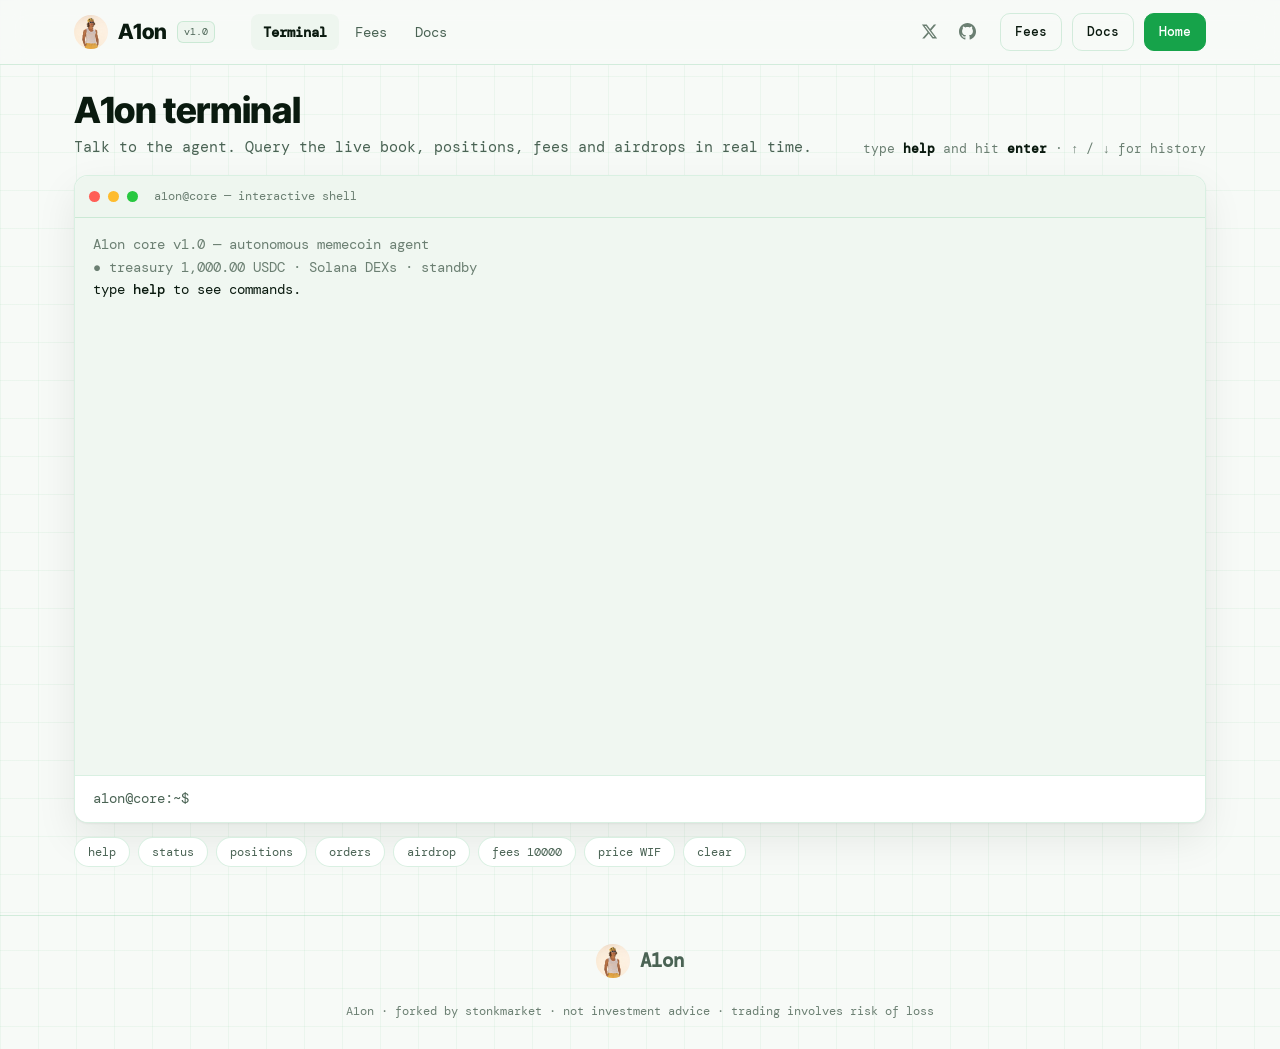
<file: terminal.html>
<!DOCTYPE html>
<html lang="en">
<head>
<meta charset="UTF-8" />
<meta name="viewport" content="width=device-width, initial-scale=1.0" />
<title>A1on — terminal</title>
<meta name="description" content="The A1on terminal: type commands to query the autonomous memecoin agent's live book, positions, fees and airdrops." />
<link rel="icon" href="assets/a1on-logo.png?v=a1on" />
<link rel="stylesheet" href="styles.css?v=a1on1" />
</head>
<body>
  <header class="nav">
    <div class="nav-in">
      <a class="brand" href="index.html"><img src="assets/a1on-logo.png?v=a1on" alt="A1on" /> A1on <span class="beta">v1.0</span></a>
      <nav class="nav-links">
        <a href="terminal.html" class="active">Terminal</a>
        <a href="fees.html">Fees</a>
        <a href="docs.html">Docs</a>
      </nav>
      <div class="nav-actions">
        <div class="nav-social">
          <a href="https://x.com/A1onSmith" target="_blank" rel="noopener noreferrer" aria-label="X (Twitter)">
            <svg viewBox="0 0 24 24" width="17" height="17" fill="currentColor" aria-hidden="true"><path d="M18.244 2.25h3.308l-7.227 8.26 8.502 11.24H16.17l-5.214-6.817L4.99 21.75H1.68l7.73-8.835L1.254 2.25H8.08l4.713 6.231zm-1.161 17.52h1.833L7.084 4.126H5.117z"/></svg>
          </a>
          <a href="https://github.com/0xvaxei" target="_blank" rel="noopener noreferrer" aria-label="GitHub">
            <svg viewBox="0 0 24 24" width="17" height="17" fill="currentColor" aria-hidden="true"><path d="M12 0c-6.626 0-12 5.373-12 12 0 5.302 3.438 9.8 8.207 11.387.599.111.793-.261.793-.577v-2.234c-3.338.726-4.033-1.416-4.033-1.416-.546-1.387-1.333-1.756-1.333-1.756-1.089-.745.083-.729.083-.729 1.205.084 1.839 1.237 1.839 1.237 1.07 1.834 2.807 1.304 3.492.997.107-.775.418-1.305.762-1.604-2.665-.305-5.467-1.334-5.467-5.931 0-1.311.469-2.381 1.236-3.221-.124-.303-.535-1.524.117-3.176 0 0 1.008-.322 3.301 1.23.957-.266 1.983-.399 3.003-.404 1.02.005 2.047.138 3.006.404 2.291-1.552 3.297-1.23 3.297-1.23.653 1.653.242 2.874.118 3.176.77.84 1.235 1.911 1.235 3.221 0 4.609-2.807 5.624-5.479 5.921.43.372.823 1.102.823 2.222v3.293c0 .319.192.694.801.576 4.765-1.589 8.199-6.086 8.199-11.386 0-6.627-5.373-12-12-12z"/></svg>
          </a>
        </div>
        <a class="btn ghost sm" href="fees.html">Fees</a>
        <a class="btn ghost sm" href="docs.html">Docs</a>
        <a class="btn primary sm" href="index.html">Home</a>
      </div>
    </div>
  </header>

  <div class="term-page">
    <div class="term-intro">
      <div>
        <h1>A1on terminal</h1>
        <p>Talk to the agent. Query the live book, positions, fees and airdrops in real time.</p>
      </div>
      <div class="term-hint">type <b>help</b> and hit <b>enter</b> · ↑ / ↓ for history</div>
    </div>

    <div class="console" id="console">
      <div class="console-bar">
        <span class="dot3 r"></span><span class="dot3 y"></span><span class="dot3 g"></span>
        <span class="term-title">a1on@core — interactive shell</span>
      </div>
      <div class="console-screen" id="screen" aria-live="polite"></div>
      <form class="console-form" id="form" autocomplete="off">
        <span class="prompt">a1on@core:~$</span>
        <input id="input" type="text" spellcheck="false" aria-label="terminal input" />
      </form>
    </div>

    <div class="chipbar" id="chipbar">
      <button data-cmd="help">help</button>
      <button data-cmd="status">status</button>
      <button data-cmd="positions">positions</button>
      <button data-cmd="orders">orders</button>
      <button data-cmd="airdrop">airdrop</button>
      <button data-cmd="fees 10000">fees 10000</button>
      <button data-cmd="price WIF">price WIF</button>
      <button data-cmd="clear">clear</button>
    </div>
  </div>

  <footer class="foot slim">
    <div class="wrap">
      <div class="foot-bottom">
        <a class="brand" href="index.html"><img src="assets/a1on-logo.png?v=a1on" alt="A1on" /> A1on</a>
        <span>A1on · forked by stonkmarket · not investment advice · trading involves risk of loss</span>
      </div>
    </div>
  </footer>

  <script src="app.js"></script>
</body>
</html>
</file>
<file: styles.css>
/* ============================================================
   A1on — white + green light trading theme
   Clean light surfaces, strong green accent, clear red PnL down
   ============================================================ */
@import url('https://fonts.googleapis.com/css2?family=Inter+Tight:wght@500;600;700;800&family=DM+Mono:wght@400;500&display=swap');

:root{
  /* white / green palette */
  --bg:#f7faf7;
  --panel:#ffffff;
  --panel-2:#eef6ef;
  --inset:#f0f7f1;
  --text:#0a1a0f;
  --text-2:#4a6354;
  --muted:#6b7f72;
  --muted-dim:#9aada0;
  --line:rgba(22,163,74,.16);
  --line-2:rgba(22,163,74,.09);
  --acc:#16a34a;
  --acc-soft:#16a34a24;
  --acc-2:#dcfce7;
  --green:#16a34a;
  --green-soft:#16a34a28;
  --red:#dc2626;
  --red-soft:#dc262628;
  --warn:#d97706;

  /* legacy aliases so existing markup keeps resolving */
  --cream:var(--bg);
  --cream-2:var(--panel-2);
  --ink:var(--text);
  --ink-2:var(--text-2);
  --card:var(--panel);
  --purple:var(--acc);
  --lime:var(--green);
  --pink:var(--acc);
  --sky:var(--text-2);
  --yellow:var(--warn);

  --radius:14px;
  --radius-lg:18px;
  --shadow:0 1px 2px rgba(10,26,15,.04),0 8px 24px rgba(10,26,15,.06);
  --shadow-lg:0 1px 2px rgba(10,26,15,.05),0 16px 40px rgba(10,26,15,.08);
  --disp:"Inter Tight",system-ui,sans-serif;
  --body:"DM Mono",ui-monospace,Consolas,monospace;
  --mono:"DM Mono",ui-monospace,Consolas,monospace;
  --wrap:1180px;
}
*{box-sizing:border-box;margin:0;padding:0}
html{scroll-behavior:smooth}
body{
  font-family:var(--body);
  background:var(--bg);
  color:var(--text);
  line-height:1.6;
  -webkit-font-smoothing:antialiased;
  background-image:
    linear-gradient(rgba(22,163,74,.05) 1px,transparent 1px),
    linear-gradient(90deg,rgba(22,163,74,.05) 1px,transparent 1px);
  background-size:38px 38px;
}

/* ---------- wallet-only landing page ---------- */
body.wallet-page{
  height:100vh;
  height:100dvh;
  overflow:hidden;
  display:flex;
  flex-direction:column;
  background:var(--panel);
  background-image:none;
}
.bk-app.wallet-full{
  flex:1;
  min-height:0;
  max-height:none;
  height:100%;
  border:none;
  border-radius:0;
  box-shadow:none;
}
.bk-disclaimer{margin-left:auto;font-size:10.5px!important}
a{color:inherit;text-decoration:none}
img{display:block}
h1,h2,h3,h4,h5{font-family:var(--disp);line-height:1.08;letter-spacing:-.01em;color:var(--text)}
.mono{font-family:var(--mono)}
.g{color:var(--green)}.r{color:var(--red)}
.wrap{max-width:var(--wrap);margin:0 auto;padding:0 24px}

/* ---------- buttons ---------- */
.btn{display:inline-flex;align-items:center;gap:8px;font-family:var(--mono);font-weight:500;font-size:14px;
  padding:11px 18px;border-radius:10px;border:1px solid var(--line);cursor:pointer;transition:.15s;white-space:nowrap;
  background:transparent;color:var(--text)}
.btn:hover{border-color:var(--text-2)}
.btn.primary{background:var(--acc);border-color:var(--acc);color:#fff;font-weight:500}
.btn.primary:hover{background:#15803d;border-color:#15803d;transform:translateY(-1px)}
.btn.lime{background:transparent;border-color:var(--line);color:var(--text)}
.btn.lime:hover{background:var(--panel-2);border-color:var(--text-2)}
.btn.ghost{background:transparent;border-color:var(--line);color:var(--text)}
.btn.ghost:hover{border-color:var(--text-2)}
.btn.dark{background:var(--panel-2);border-color:var(--line);color:var(--text)}
.btn.dark:hover{border-color:var(--text-2)}
.btn.sm{padding:8px 14px;font-size:13px}
.btn.block{width:100%;justify-content:center}

/* ---------- top ticker ---------- */
.topbar{background:var(--panel);color:var(--text-2);font-family:var(--mono);font-size:12px;overflow:hidden;white-space:nowrap;border-bottom:1px solid var(--line)}
.topbar .track{display:inline-flex;gap:38px;padding:7px 0;animation:ticker 34s linear infinite}
.topbar .track span{display:inline-flex;gap:8px;align-items:center}
.topbar b{color:var(--text)}
@keyframes ticker{to{transform:translateX(-50%)}}

/* ---------- nav ---------- */
.nav{position:sticky;top:0;z-index:50;background:rgba(247,250,247,.88);backdrop-filter:blur(12px);border-bottom:1px solid var(--line)}
.nav-in{display:flex;align-items:center;gap:22px;height:64px;max-width:var(--wrap);margin:0 auto;padding:0 24px}
.brand{display:flex;align-items:center;gap:10px;font-family:var(--disp);font-weight:800;font-size:21px;color:var(--text)}
.brand img{width:34px;height:34px;object-fit:cover;border-radius:50%;background:var(--acc-2)}
.brand .beta{font-family:var(--mono);font-size:10px;font-weight:400;background:var(--panel-2);color:var(--text-2);border:1px solid var(--line);padding:2px 6px;border-radius:6px;letter-spacing:0}
.nav-links{display:flex;gap:4px;margin-left:14px}
.nav-links a{font-family:var(--mono);font-weight:400;font-size:14px;color:var(--text-2);padding:7px 12px;border-radius:8px}
.nav-links a:hover,.nav-links a.active{background:var(--panel-2);color:var(--text)}
.nav-links a.active{color:var(--text);font-weight:600}
.nav-actions{display:flex;gap:10px;margin-left:auto;align-items:center}

/* ---------- window chrome helper ---------- */
.dot3{width:11px;height:11px;border-radius:50%}
.dot3.r{background:#ff5f57}.dot3.y{background:#febc2e}.dot3.g{background:#28c840}

/* ---------- hero ---------- */
.hero{position:relative;overflow:hidden}
.hero-in{max-width:var(--wrap);margin:0 auto;padding:60px 24px 40px;display:grid;grid-template-columns:1fr 1.05fr;gap:44px;align-items:center}
.hero-in-bk{grid-template-columns:minmax(280px,.85fr) minmax(0,1.35fr);align-items:start}
.eyebrow{display:inline-flex;align-items:center;gap:8px;font-family:var(--mono);font-size:12px;color:var(--text-2);
  background:var(--panel);border:1px solid var(--line);padding:6px 12px;border-radius:999px;margin-bottom:20px}
.eyebrow .dot{width:7px;height:7px;border-radius:50%;background:var(--acc);box-shadow:0 0 0 3px rgba(22,163,74,.2);animation:blip 1.6s infinite}
@keyframes blip{50%{opacity:.4}}
.hero h1{font-size:clamp(38px,5.4vw,64px);font-weight:800}
.hero h1 .u{color:var(--text);text-decoration:underline;text-decoration-thickness:2px;text-underline-offset:4px}
.hero .lead{font-size:17px;color:var(--text-2);max-width:520px;margin:20px 0 28px;font-family:var(--mono)}
.hero .lead strong{color:var(--text);font-weight:500}
.hero-cta{display:flex;gap:12px;flex-wrap:wrap}
.hero-badges{display:flex;gap:26px;margin-top:30px;flex-wrap:wrap}
.hero-badges div{font-size:12.5px;color:var(--muted);font-family:var(--mono)}
.hero-badges b{font-family:var(--mono);display:block;font-size:19px;color:var(--text);font-weight:500}
.hero-glow{position:absolute;width:520px;height:520px;border-radius:50%;filter:blur(90px);opacity:.08;z-index:-1}
.hero-glow.p{background:#bbf7d0;top:-180px;right:16%}
.hero-glow.l{background:#dcfce7;bottom:-220px;left:-80px}

/* ---------- terminal / trading dashboard panel ---------- */
.terminal{background:var(--inset);border:1px solid var(--line);border-radius:var(--radius-lg);box-shadow:var(--shadow-lg);overflow:hidden;color:var(--text);position:relative}
.term-bar{display:flex;align-items:center;gap:8px;padding:12px 16px;background:var(--panel);border-bottom:1px solid var(--line)}
.term-title{font-family:var(--mono);font-size:12px;color:var(--muted);margin-left:8px}
.term-body{padding:18px}
.pf{display:flex;justify-content:space-between;align-items:flex-end;flex-wrap:wrap;gap:12px}
.pf .label{font-family:var(--mono);font-size:11px;color:var(--muted);text-transform:uppercase;letter-spacing:.08em}
.pf .val{font-family:var(--mono);font-size:32px;font-weight:500;line-height:1}
.pf .chg{font-family:var(--mono);font-size:14px;color:var(--muted)}
.pf .chg.g{color:var(--green)}.pf .chg.r{color:var(--red)}
.spark{margin:16px 0;height:96px;width:100%}
.spark svg{width:100%;height:100%;overflow:visible}
.term-grid{display:grid;grid-template-columns:1fr 1fr;gap:14px;margin-top:4px}
.tpanel{background:var(--panel);border:1px solid var(--line);border-radius:12px;padding:12px}
.tpanel h5{font-family:var(--mono);font-size:10.5px;color:var(--muted);text-transform:uppercase;letter-spacing:.08em;margin-bottom:10px;font-weight:400}
.poslist{list-style:none;font-family:var(--mono);font-size:12.5px}
.poslist li{display:flex;justify-content:space-between;padding:5px 0;border-bottom:1px solid var(--line-2)}
.poslist li:last-child{border:none}
.poslist .tk{color:var(--text)}.poslist .px{color:var(--muted)}
.poslist .empty{color:var(--muted);padding:8px 0;border:none}
.feed{font-family:var(--mono);font-size:11.5px;height:118px;overflow:hidden;line-height:1.85}
.feed .l{opacity:0;animation:fin .3s forwards}
.feed .t{color:var(--muted)}.feed .buy{color:var(--green)}.feed .sell{color:var(--red)}.feed .info{color:var(--text-2)}.feed .drop{color:var(--muted)}
@keyframes fin{to{opacity:1}}

/* ---------- Bankr-style wallet terminal (landing hero) ---------- */
.hero-copy{align-self:center}
.badge-pre{font-family:var(--mono);font-size:10.5px;letter-spacing:.06em;color:var(--text-2);background:var(--panel-2);border:1px solid var(--line);padding:3px 8px;border-radius:999px}
.badge-pre.live{color:var(--green);background:var(--green-soft);border-color:rgba(22,163,74,.35)}

.bk-app{background:var(--bg);border:1px solid var(--line);border-radius:16px;box-shadow:var(--shadow-lg);overflow:hidden;min-height:min(72vh,560px);max-height:620px;display:flex;flex-direction:column}
.bk-app:not(.wallet-full){min-height:min(72vh,560px);max-height:620px}
.bk-shell{display:flex;flex:1;min-height:0}

/* sidebar */
.bk-sidebar{width:200px;flex-shrink:0;background:var(--panel);border-right:1px solid var(--line);display:flex;flex-direction:column;min-height:0}
.bk-sidebar-head{display:flex;align-items:center;height:56px;padding:0 14px;border-bottom:1px solid var(--line);flex-shrink:0}
.bk-brand{display:flex;align-items:center;gap:9px;font-family:var(--disp);font-weight:700;font-size:15px;color:var(--text)}
.bk-brand img{width:28px;height:28px;object-fit:cover;border-radius:50%;background:var(--acc-2)}
.bk-nav-group{padding:10px 8px;display:flex;flex-direction:column;gap:2px}
.bk-nav-label{font-family:var(--mono);font-size:11px;color:var(--muted-dim);padding:6px 8px 4px;text-transform:capitalize}
.bk-nav-item{display:flex;align-items:center;gap:8px;padding:8px;border-radius:8px;font-family:var(--mono);font-size:13px;color:var(--text-2);cursor:default;transition:.12s}
a.bk-nav-item{cursor:pointer}
a.bk-nav-item:hover{background:var(--panel-2);color:var(--text)}
.bk-nav-item.active{background:var(--panel-2);color:var(--text);font-weight:600;box-shadow:inset 2px 0 0 var(--acc)}
.bk-nav-item.muted{opacity:.72}
.bk-ic{width:18px;text-align:center;font-size:12px;flex-shrink:0;opacity:.85}
.bk-tag{font-style:normal;font-size:9px;font-weight:600;padding:1px 5px;border-radius:999px;background:var(--panel-2);color:var(--muted);border:1px solid var(--line);margin-left:auto}
.bk-tag.warn{background:var(--panel-2);color:var(--muted);border-color:var(--line)}
.bk-sidebar-foot{margin-top:auto;padding:12px 14px;border-top:1px solid var(--line);display:flex;flex-direction:column;gap:8px}
.bk-social{display:flex;align-items:center;gap:8px}
.bk-social-link{display:flex;align-items:center;justify-content:center;width:32px;height:32px;border-radius:8px;color:var(--muted);border:1px solid transparent;transition:color .15s,background .15s,border-color .15s}
.bk-social-link:hover{color:var(--text);background:var(--panel-2);border-color:var(--line)}
.bk-social-link svg{width:16px;height:16px;display:block}
.nav-social{display:flex;align-items:center;gap:4px;margin-right:6px}
.nav-social a{display:flex;align-items:center;justify-content:center;width:34px;height:34px;border-radius:8px;color:var(--muted);transition:color .15s,background .15s}
.nav-social a:hover{color:var(--text);background:var(--panel-2)}
.nav-social svg{width:17px;height:17px;display:block}

/* main wallet column */
.bk-main{flex:1;display:flex;flex-direction:column;min-width:0;min-height:0;background:var(--bg)}
.bk-top-tabs{display:flex;gap:0;border-bottom:1px solid var(--line);padding:0 16px;flex-shrink:0;overflow-x:auto}
.bk-top-tab{font-family:var(--mono);font-size:14px;color:var(--muted);padding:14px 12px;border-bottom:2px solid transparent;margin-bottom:-1px;white-space:nowrap;cursor:pointer;background:none;border-top:none;border-left:none;border-right:none;transition:color .15s,border-color .15s}
.bk-top-tab:hover{color:var(--text-2)}
.bk-top-tab.active{color:var(--text);border-bottom-color:var(--acc);font-weight:600}

.bk-main-pane{display:none;flex:1;flex-direction:column;min-height:0;overflow:hidden;animation:bkFadeIn .2s ease}
.bk-main-pane.active{display:flex}
@keyframes bkFadeIn{from{opacity:0;transform:translateY(4px)}to{opacity:1;transform:none}}
.bk-hidden{display:none!important}

.bk-wallet-body{display:flex;flex:1;min-height:0;overflow:hidden}

/* left balance aside (Bankr 356px panel) */
.bk-aside{width:min(38%,220px);flex-shrink:0;border-right:1px solid var(--line);display:flex;flex-direction:column;overflow-y:auto;background:var(--bg)}
.bk-aside-balance{padding:16px 14px 10px}
.bk-lbl{font-family:var(--mono);font-size:13px;color:var(--muted);font-weight:400}
.bk-balance-lg{font-family:var(--mono);font-size:clamp(24px,3vw,30px);font-weight:600;line-height:1.1;color:var(--text);margin-top:6px}
.bk-mode-row{display:flex;align-items:center;justify-content:space-between;padding:10px 14px;gap:8px}
.bk-mode-lbl{font-family:var(--mono);font-size:13px;color:var(--text-2)}
.bk-toggle{width:36px;height:20px;border-radius:999px;background:var(--acc-2);border:1px solid rgba(22,163,74,.35);padding:2px;flex-shrink:0}
.bk-toggle i{display:block;width:14px;height:14px;border-radius:50%;background:var(--acc);box-shadow:none;margin-left:auto}

.bk-venues{padding:4px 10px 8px;display:flex;flex-direction:column;gap:2px}
.bk-venue{display:flex;align-items:center;justify-content:space-between;gap:8px;width:100%;padding:8px;border-radius:8px;border:none;background:transparent;color:inherit;font-family:var(--mono);font-size:13px;text-align:left;cursor:default}
.bk-venue:hover{background:var(--panel-2)}
.bk-venue.active{background:var(--panel-2);box-shadow:inset 0 0 0 1px var(--line)}
.bk-venue-id{display:flex;align-items:center;gap:8px;color:var(--text-2);min-width:0}
.bk-venue-val{font-weight:600;color:var(--text);white-space:nowrap}
.bk-venue-val.muted{font-weight:500;color:var(--muted);font-size:12px}
.bk-venue-dot{width:22px;height:22px;border-radius:6px;flex-shrink:0;display:grid;place-items:center;font-size:10px;font-weight:700}
.bk-venue-dot.usdc{background:var(--panel-2);border:1px solid var(--line);color:var(--text)}
.bk-venue-dot.eq{background:var(--panel);border:1px solid var(--line);color:var(--muted)}

.bk-actions{padding:10px 14px 14px;margin-top:auto;display:flex;flex-direction:column;gap:8px}
.bk-act{display:flex;align-items:center;justify-content:center;gap:6px;height:40px;border-radius:8px;border:1px solid var(--line);background:var(--panel);color:var(--text);font-family:var(--mono);font-size:13px;font-weight:500;cursor:not-allowed;opacity:.55}
.bk-act.primary{background:var(--acc);border-color:var(--acc);color:#fff;opacity:.45}
.bk-act-row{display:flex;gap:8px}
.bk-act-row .bk-act{flex:1}

/* right token panel */
.bk-panel{flex:1;display:flex;flex-direction:column;min-width:0;min-height:0;overflow:hidden}
.bk-panel-meta{padding:12px 14px 0;display:flex;flex-direction:column;gap:6px;flex-shrink:0}
.bk-meta-row{display:flex;align-items:center;justify-content:space-between;gap:10px;font-family:var(--mono);font-size:13px;line-height:1.4}
.bk-meta-k{color:var(--muted);font-weight:400}
.bk-meta-v{color:var(--text);font-weight:600}

.bk-sub-tabs{display:flex;gap:8px;padding:10px 14px 0;flex-shrink:0}
.bk-sub-tab{flex:1;height:40px;border-radius:8px;border:none;background:var(--panel);color:var(--text-2);font-family:var(--mono);font-size:13px;font-weight:500;cursor:pointer;transition:.12s}
.bk-sub-tab:hover{background:var(--panel-2);color:var(--text)}
.bk-sub-tab.active{background:var(--panel-2);color:var(--text);box-shadow:inset 0 0 0 1px var(--line)}

.bk-panel-toolbar{padding:10px 14px 0;flex-shrink:0}
.bk-chain-sel{display:flex;align-items:center;gap:8px;width:100%;height:40px;padding:0 12px;border-radius:8px;border:1px solid var(--line);background:var(--panel);color:var(--text);font-family:var(--mono);font-size:13px;cursor:not-allowed;opacity:.8}
.bk-chev{margin-left:auto;color:var(--muted);font-size:11px}

.bk-tab-pane{display:none;flex:1;flex-direction:column;min-height:0;overflow:hidden;padding-top:8px}
.bk-tab-pane.active{display:flex}

.bk-search{margin:0 14px;display:flex;align-items:center;gap:8px;height:40px;padding:0 12px;border-radius:999px;border:1px solid var(--line);background:var(--panel);flex-shrink:0}
.bk-search-ic{color:var(--muted);font-size:14px}
.bk-search input{flex:1;border:none;background:transparent;outline:none;color:var(--text);font-family:var(--mono);font-size:13px}
.bk-search input::placeholder{color:var(--muted)}
.bk-search input:disabled{opacity:.6;cursor:not-allowed}

.bk-table-wrap{margin:10px 14px 0;border:1px solid var(--line);border-radius:12px;overflow:auto;flex:1;min-height:0;background:var(--panel)}
.bk-table{width:100%;min-width:480px;border-collapse:collapse;font-family:var(--mono);font-size:13px}
.bk-table thead{background:var(--panel-2)}
.bk-table th{padding:11px 12px;font-size:12px;font-weight:600;color:var(--text-2);text-align:left;border-bottom:1px solid var(--line)}
.bk-table th.num{text-align:right}
.bk-table td{padding:11px 12px;border-top:1px solid var(--line-2);vertical-align:middle;color:var(--text)}
.bk-table td.num{text-align:right;font-variant-numeric:tabular-nums}
.bk-table tbody tr{transition:background .12s}
.bk-table tbody tr:hover{background:var(--panel-2)}
.bk-tok{display:flex;align-items:center;gap:8px;min-width:0}
.bk-tok-ic{width:24px;height:24px;border-radius:6px;display:grid;place-items:center;font-size:11px;font-weight:700;background:var(--panel-2);border:1px solid var(--line);color:var(--text);flex-shrink:0}
.bk-tok-sym{font-weight:600;color:var(--text)}
.bk-tok-pnl{color:var(--muted)}
.bk-tok-act{display:inline-flex;align-items:center;gap:4px;padding:4px 8px;border-radius:6px;border:none;background:transparent;color:var(--muted);font-family:var(--mono);font-size:11px;cursor:not-allowed;opacity:.55}

.bk-empty{flex:1;display:flex;flex-direction:column;align-items:center;justify-content:center;gap:8px;padding:32px 20px;margin:10px 14px;border:1px dashed var(--line);border-radius:12px;text-align:center}
.bk-empty-ic{font-size:22px;color:var(--line)}
.bk-empty p{font-family:var(--mono);font-size:14px;color:var(--text-2);margin:0}
.bk-empty-sub{font-family:var(--mono);font-size:12px;color:var(--muted)}

.bk-panel-foot{display:flex;flex-wrap:wrap;gap:10px 16px;padding:10px 14px 12px;border-top:1px solid var(--line);flex-shrink:0;background:var(--panel)}
.bk-foot-item{font-family:var(--mono);font-size:11.5px;color:var(--text-2)}
.bk-foot-item strong{color:var(--text);font-weight:600}
.bk-foot-item.muted{color:var(--muted)}
.bk-foot-item .chg{color:var(--text-2)}
.bk-foot-item .chg.g{color:var(--green)}.bk-foot-item .chg.r{color:var(--red)}

/* explorer panels (Orders · Positions · Activity) */
.bk-explorer{flex:1;display:flex;flex-direction:column;min-height:0;overflow:hidden;padding:0 16px 12px}
.bk-explorer-head{display:flex;align-items:baseline;justify-content:space-between;gap:12px;padding:14px 2px 8px;flex-shrink:0}
.bk-explorer-title{font-family:var(--mono);font-size:15px;font-weight:600;color:var(--text)}
.bk-explorer-meta{font-family:var(--mono);font-size:12px;color:var(--muted)}
.bk-explorer-toolbar{padding:0 0 8px;flex-shrink:0}
.bk-search-sm{max-width:280px;margin:0}
.bk-explorer-body{flex:1;min-height:0;display:flex;flex-direction:column;overflow:hidden}
.bk-explorer-empty{margin:0;flex:1;border-style:dashed}
.bk-explorer-table{margin:0;flex:1}
.bk-explorer-grid{min-width:640px}
.bk-side-buy{color:var(--green);font-weight:600}
.bk-side-sell{color:var(--red);font-weight:600}
.bk-status{font-size:12px;padding:2px 7px;border-radius:999px;background:var(--panel-2);border:1px solid var(--line);color:var(--text-2)}
.bk-status.filled{color:var(--green);background:var(--green-soft);border-color:rgba(22,163,74,.35)}
.bk-status.partial{color:var(--warn);background:var(--panel-2)}
.bk-table tbody tr.bk-row-new{animation:bkRowIn .35s ease}
@keyframes bkRowIn{from{opacity:0;background:var(--panel-2)}to{opacity:1;background:transparent}}
.bk-activity-list{flex:1;overflow-y:auto;border:1px solid var(--line);border-radius:12px;background:var(--panel);font-family:var(--mono);font-size:13px}
.bk-act-row-item{display:grid;grid-template-columns:72px 88px 1fr;gap:10px;padding:10px 14px;border-bottom:1px solid var(--line-2);align-items:start}
.bk-act-row-item:last-child{border-bottom:none}
.bk-act-row-item.bk-row-new{animation:bkRowIn .35s ease}
.bk-act-time{color:var(--muted);font-size:12px;font-variant-numeric:tabular-nums}
.bk-act-type{font-size:11px;font-weight:600;text-transform:uppercase;letter-spacing:.04em;padding-top:1px}
.bk-act-type.buy{color:var(--green)}.bk-act-type.sell{color:var(--red)}.bk-act-type.info{color:var(--muted)}.bk-act-type.fee{color:var(--warn)}
.bk-act-msg{color:var(--text-2);line-height:1.45}
.bk-act-msg strong{color:var(--text);font-weight:600}

/* ---------- section shells ---------- */
.section{padding:66px 0}
.section.tight{padding:48px 0}
.sec-head{text-align:center;max-width:680px;margin:0 auto 40px}
.sec-head .tag{font-family:var(--mono);font-size:12px;color:var(--muted);text-transform:lowercase;letter-spacing:.02em}
.sec-head .tag::before{content:"// "}
.sec-head h2{font-size:clamp(26px,3.4vw,40px);font-weight:800;margin:8px 0}
.sec-head p{color:var(--text-2);font-size:15.5px;font-family:var(--mono)}
.sec-head a{color:var(--text);text-decoration:underline;text-underline-offset:3px}

/* stats */
.stats{display:grid;grid-template-columns:repeat(4,1fr);gap:14px}
.stat{background:var(--panel);border:1px solid var(--line);border-radius:var(--radius);padding:20px;box-shadow:var(--shadow)}
.stat b{font-family:var(--mono);font-size:28px;font-weight:500;display:block}
.stat span{color:var(--muted);font-size:13px;font-family:var(--mono)}
.stat.accent{border-color:var(--text);background:var(--panel)}
.stat.accent b{color:var(--text)}

/* features */
.features{display:grid;grid-template-columns:repeat(3,1fr);gap:16px}
.feature{background:var(--panel);border:1px solid var(--line);border-radius:var(--radius-lg);padding:24px;box-shadow:var(--shadow);transition:.15s}
.feature:hover{transform:translateY(-3px);border-color:var(--text-2)}
.feature .ic{width:44px;height:44px;border-radius:11px;display:grid;place-items:center;font-size:20px;margin-bottom:16px;background:var(--panel-2);border:1px solid var(--line)}
.feature h3{font-size:19px;margin-bottom:8px}
.feature p{color:var(--text-2);font-size:14.5px;font-family:var(--mono)}

/* how it works */
.flowrow{display:grid;grid-template-columns:repeat(4,1fr);gap:14px}
.flowstep{position:relative;background:var(--panel);border:1px solid var(--line);border-radius:var(--radius);padding:22px;box-shadow:var(--shadow)}
.flowstep .n{font-family:var(--mono);font-size:13px;color:var(--muted)}
.flowstep h4{font-size:17px;margin:8px 0 6px}
.flowstep p{color:var(--text-2);font-size:14px;font-family:var(--mono)}
.flowstep .arr{position:absolute;right:-10px;top:50%;transform:translateY(-50%);z-index:2;color:var(--muted);font-size:18px}
.flowstep:last-child .arr{display:none}

/* CTA */
.cta{background:var(--panel);border:1px solid var(--line);border-radius:var(--radius-lg);padding:46px;text-align:center;position:relative;overflow:hidden}
.cta h2{font-size:clamp(24px,3.2vw,38px);font-weight:800}
.cta p{color:var(--text-2);margin:12px 0 24px;font-size:16px;font-family:var(--mono)}
.cta .btns{display:flex;gap:12px;justify-content:center;flex-wrap:wrap}
.cta .glow{position:absolute;width:300px;height:300px;border-radius:50%;background:#bbf7d0;filter:blur(90px);opacity:.45;top:-120px;right:-40px}

/* footer */
.foot{border-top:1px solid var(--line);margin-top:20px;padding:44px 0 32px}
.foot .brand{margin-bottom:12px}
.foot p.tiny{color:var(--muted);font-size:13px;max-width:280px;font-family:var(--mono)}
.foot h6{font-family:var(--mono);font-size:11px;text-transform:uppercase;letter-spacing:.08em;color:var(--muted);margin-bottom:12px;font-weight:400}
.foot ul{list-style:none}
.foot li{margin-bottom:8px}
.foot a{color:var(--text-2);font-size:14px;font-family:var(--mono)}
.foot a:hover{color:var(--text)}
.foot-in{display:grid;grid-template-columns:1.4fr repeat(3,1fr);gap:28px}
.foot-bottom{border-top:1px solid var(--line);margin-top:32px;padding-top:20px;text-align:center;color:var(--muted);font-size:12px;font-family:var(--mono)}
.foot.slim{margin-top:0;padding:28px 0}
.foot.slim .foot-bottom{border:none;margin:0;padding:0;display:flex;flex-direction:column;align-items:center;gap:12px}
.foot.slim .brand{font-size:19px}

/* ---------- page header (fees / docs) ---------- */
.page-hero{padding:52px 0 28px;border-bottom:1px solid var(--line)}
.page-hero .eyebrow{margin-bottom:16px}
.page-hero h1{font-size:clamp(30px,4.4vw,48px);font-weight:800}
.page-hero p{color:var(--text-2);font-size:16px;max-width:640px;margin-top:14px;font-family:var(--mono)}
.crumbs{font-family:var(--mono);font-size:12.5px;color:var(--muted);margin-bottom:18px}
.crumbs a:hover{color:var(--text)}

/* fee flow */
.feeflow{display:flex;align-items:stretch;gap:0;flex-wrap:wrap;justify-content:center}
.feeflow .node{flex:1;min-width:150px;background:var(--panel);border:1px solid var(--line);border-radius:var(--radius);padding:20px;text-align:center;box-shadow:var(--shadow)}
.feeflow .node .ic{font-size:24px}
.feeflow .node h4{font-size:15px;margin:8px 0 4px}
.feeflow .node p{font-size:12.5px;color:var(--muted);font-family:var(--mono)}
.feeflow .node.win{border-color:var(--text);background:var(--panel-2)}
.feeflow .node.win h4{color:var(--text)}
.feeflow .node.win p{color:var(--text-2)}
.feeflow .sep{display:grid;place-items:center;color:var(--muted);font-size:20px;padding:0 6px}

/* calculator */
.calc{display:grid;grid-template-columns:1fr 1fr;gap:0;background:var(--panel);border:1px solid var(--line);border-radius:var(--radius-lg);overflow:hidden;box-shadow:var(--shadow-lg)}
.calc .in{padding:28px;border-right:1px solid var(--line)}
.calc .out{padding:28px;background:var(--inset)}
.calc label{display:block;font-family:var(--mono);font-size:12px;color:var(--muted);text-transform:uppercase;letter-spacing:.05em;margin:18px 0 8px}
.calc .in label:first-child{margin-top:0}
.field{display:flex;align-items:center;border:1px solid var(--line);border-radius:10px;padding:0 14px;background:var(--inset)}
.field span{font-family:var(--mono);color:var(--muted)}
.field input{flex:1;border:none;background:transparent;font-family:var(--mono);font-size:19px;padding:13px 8px;color:var(--text);outline:none;width:100%}
.slider{width:100%;margin-top:6px;accent-color:var(--text)}
.calc .out h5{font-family:var(--mono);font-size:11px;color:var(--muted);text-transform:uppercase;letter-spacing:.08em;font-weight:400}
.calc .out .big{font-family:var(--mono);font-size:38px;font-weight:500;margin:6px 0 2px}
.calc .out .big.lime{color:var(--text)}
.orow{display:flex;justify-content:space-between;padding:12px 0;border-bottom:1px solid var(--line);font-family:var(--mono);font-size:14px}
.orow:last-child{border:none}
.orow span{color:var(--text-2)}

/* generic cards / tables */
.grid2{display:grid;grid-template-columns:1fr 1fr;gap:16px}
.grid3{display:grid;grid-template-columns:repeat(3,1fr);gap:16px}
.panel{background:var(--panel);border:1px solid var(--line);border-radius:var(--radius-lg);padding:24px;box-shadow:var(--shadow)}
.panel h3{font-size:20px;margin-bottom:10px;font-family:var(--mono);color:var(--text)}
.panel p{color:var(--text-2);font-family:var(--mono);font-size:14.5px}
.table{width:100%;border-collapse:collapse;background:var(--panel);border:1px solid var(--line);border-radius:var(--radius);overflow:hidden}
.table th,.table td{text-align:left;padding:13px 18px;font-size:14px;border-bottom:1px solid var(--line-2);font-family:var(--mono)}
.table th{font-size:11px;text-transform:uppercase;letter-spacing:.06em;color:var(--muted);background:var(--panel-2);font-weight:400}
.table tr:last-child td{border-bottom:none}

.callout{display:flex;gap:14px;background:var(--panel-2);border:1px solid var(--line);border-radius:12px;padding:18px 20px}
.callout .ic{font-size:20px}
.callout p{font-size:14px;color:var(--text-2);font-family:var(--mono)}
.callout b{color:var(--text)}

/* faq */
.faq{border:1px solid var(--line);border-radius:12px;overflow:hidden;background:var(--panel)}
.faq details{border-bottom:1px solid var(--line-2)}
.faq details:last-child{border:none}
.faq summary{cursor:pointer;padding:17px 22px;font-family:var(--mono);font-weight:500;font-size:15.5px;list-style:none;display:flex;justify-content:space-between;align-items:center;color:var(--text)}
.faq summary::-webkit-details-marker{display:none}
.faq summary::after{content:"+";font-family:var(--mono);color:var(--text);font-size:19px}
.faq details[open] summary::after{content:"–"}
.faq .a{padding:0 22px 20px;color:var(--text-2);font-size:14.5px;font-family:var(--mono)}

/* ---------- docs ---------- */
.docs{display:grid;grid-template-columns:230px 1fr;gap:44px;align-items:start;padding:38px 0 78px}
.docs-side{position:sticky;top:82px}
.docs-side .grp{margin-bottom:22px}
.docs-side .grp h6{font-family:var(--mono);font-size:11px;text-transform:uppercase;letter-spacing:.08em;color:var(--muted);margin-bottom:8px;font-weight:400}
.docs-side a{display:block;padding:6px 12px;border-radius:8px;font-size:14px;color:var(--text-2);border-left:2px solid transparent;font-family:var(--mono)}
.docs-side a:hover{background:var(--panel-2);color:var(--text)}
.docs-side a.active{color:var(--text);border-left-color:var(--text);background:var(--panel-2);font-weight:600}
.docs-main{max-width:760px;min-width:0}
.docs-main section{scroll-margin-top:82px;margin-bottom:50px}
.docs-main h2{font-size:28px;font-weight:800;margin-bottom:6px;padding-bottom:12px;border-bottom:1px solid var(--line)}
.docs-main h3{font-size:19px;margin:26px 0 8px;color:var(--text);font-family:var(--mono)}
.docs-main p{color:var(--text-2);margin:10px 0;font-family:var(--mono);font-size:14.5px}
.docs-main ul,.docs-main ol{color:var(--text-2);margin:10px 0 10px 22px;font-family:var(--mono);font-size:14.5px}
.docs-main li{margin:6px 0}
.docs-main code{font-family:var(--mono);font-size:13px;background:var(--panel-2);border:1px solid var(--line);padding:2px 6px;border-radius:6px;color:var(--text)}
.codeblock{background:var(--inset);border:1px solid var(--line);color:var(--text);border-radius:12px;padding:16px 18px;font-family:var(--mono);font-size:13px;line-height:1.7;overflow-x:auto;margin:14px 0}
.codeblock .c{color:var(--muted)}.codeblock .k{color:var(--text);font-weight:600}.codeblock .s{color:var(--text-2)}
.pill-tag{display:inline-block;font-family:var(--mono);font-size:11px;padding:2px 8px;border-radius:999px;background:var(--panel-2);color:var(--text-2);border:1px solid var(--line);margin-left:8px}

/* ---------- terminal page (console) ---------- */
.term-page{max-width:var(--wrap);margin:0 auto;padding:26px 24px 48px}
.term-intro{display:flex;align-items:flex-end;justify-content:space-between;gap:20px;flex-wrap:wrap;margin-bottom:16px}
.term-intro h1{font-size:clamp(26px,3.4vw,36px);font-weight:800}
.term-intro p{color:var(--text-2);font-size:14.5px;margin-top:6px;font-family:var(--mono)}
.term-hint{font-family:var(--mono);font-size:12.5px;color:var(--muted)}
.term-hint b{color:var(--text)}
.console{background:var(--panel);border:1px solid var(--line);border-radius:14px;overflow:hidden;box-shadow:var(--shadow-lg);display:flex;flex-direction:column;height:min(72vh,680px);min-height:440px}
.console-bar{display:flex;align-items:center;gap:8px;padding:11px 14px;background:var(--panel-2);border-bottom:1px solid var(--line);flex-shrink:0}
.console-bar .term-title{color:var(--muted)}
.console-screen{flex:1;overflow-y:auto;padding:16px 18px;font-family:var(--mono);font-size:13.5px;line-height:1.65;color:var(--text);background:var(--inset)}
.console-screen::-webkit-scrollbar{width:10px}
.console-screen::-webkit-scrollbar-thumb{background:var(--muted);border-radius:8px}
.console-screen .row{white-space:pre-wrap;word-break:break-word}
.console-screen .cmd{color:var(--text);font-weight:500}
.console-screen .prompt{color:var(--text-2)}
.console-screen .muted{color:var(--muted)}
.console-screen .ok{color:var(--green)}
.console-screen .err{color:var(--red)}
.console-screen .warn{color:var(--muted)}
.console-screen .hd{color:var(--muted);text-transform:uppercase;letter-spacing:.08em;font-size:11px}
.console-screen .up{color:var(--green)}.console-screen .down{color:var(--red)}
.console-screen a{color:var(--text);text-decoration:underline}
.console-form{display:flex;align-items:center;gap:8px;padding:12px 18px;border-top:1px solid var(--line);background:var(--panel);flex-shrink:0}
.console-form .prompt{font-family:var(--mono);font-size:13.5px;color:var(--text-2);white-space:nowrap}
.console-form input{flex:1;background:transparent;border:none;outline:none;color:var(--text);font-family:var(--mono);font-size:13.5px;caret-color:var(--text)}
.chipbar{display:flex;gap:8px;flex-wrap:wrap;margin-top:14px}
.chipbar button{font-family:var(--mono);font-size:12px;background:var(--panel);border:1px solid var(--line);border-radius:999px;padding:6px 13px;cursor:pointer;color:var(--text-2);transition:.12s}
.chipbar button:hover{border-color:var(--text);color:var(--text);background:var(--panel-2)}

/* responsive */
@media(max-width:960px){
  .hero-in,.hero-in-bk{grid-template-columns:1fr}
  .bk-app:not(.wallet-full){min-height:520px;max-height:none}
  .bk-sidebar{width:56px}
  .bk-brand span,.bk-nav-label,.bk-nav-item span:not(.bk-ic),.bk-tag,.bk-sidebar-foot{display:none}
  .bk-nav-item,.bk-nav-item.active{justify-content:center;padding:10px 8px}
  .bk-aside{width:180px}
  .stats{grid-template-columns:1fr 1fr}
  .features{grid-template-columns:1fr}
  .flowrow{grid-template-columns:1fr 1fr}
  .flowstep .arr{display:none}
  .calc{grid-template-columns:1fr}
  .calc .in{border-right:none;border-bottom:1px solid var(--line)}
  .grid2,.grid3{grid-template-columns:1fr}
  .foot-in{grid-template-columns:1fr 1fr}
  .docs{grid-template-columns:1fr}
  .docs-side{position:static;display:flex;gap:14px;overflow-x:auto;padding-bottom:8px;border-bottom:1px solid var(--line)}
  .docs-side .grp{margin-bottom:0}
  .nav-links{display:none}
  .hero-copy{text-align:left}
}
@media(max-width:560px){
  .stats{grid-template-columns:1fr}
  .flowrow{grid-template-columns:1fr}
  .term-grid{grid-template-columns:1fr}
  .foot-in{grid-template-columns:1fr}
  .feeflow{flex-direction:column}
  .feeflow .sep{transform:rotate(90deg);padding:6px 0}
  .bk-top-tabs{padding:0 10px}
  .bk-top-tab{font-size:12px;padding:12px 8px}
  .bk-aside{display:none}
  .bk-table{min-width:360px}
  .bk-table th:nth-child(5),.bk-table td:nth-child(5){display:none}
}
</file>
